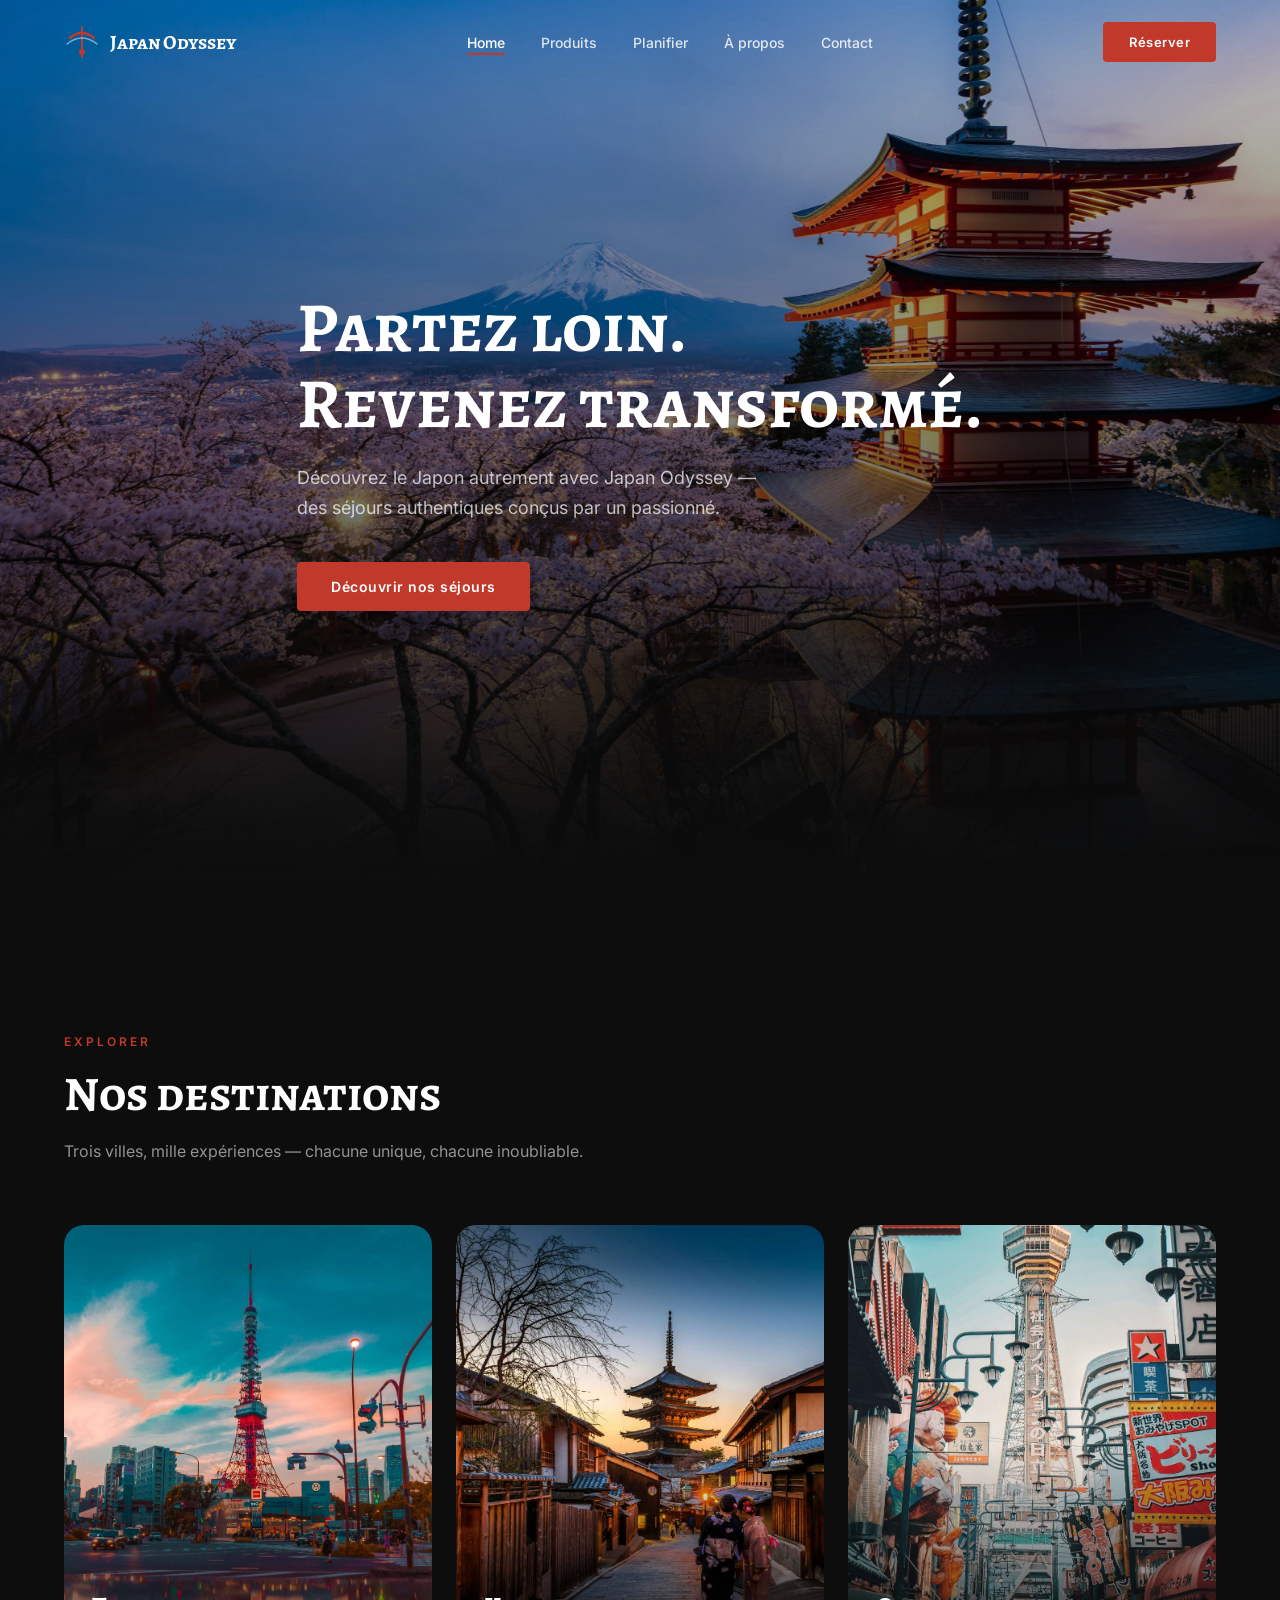
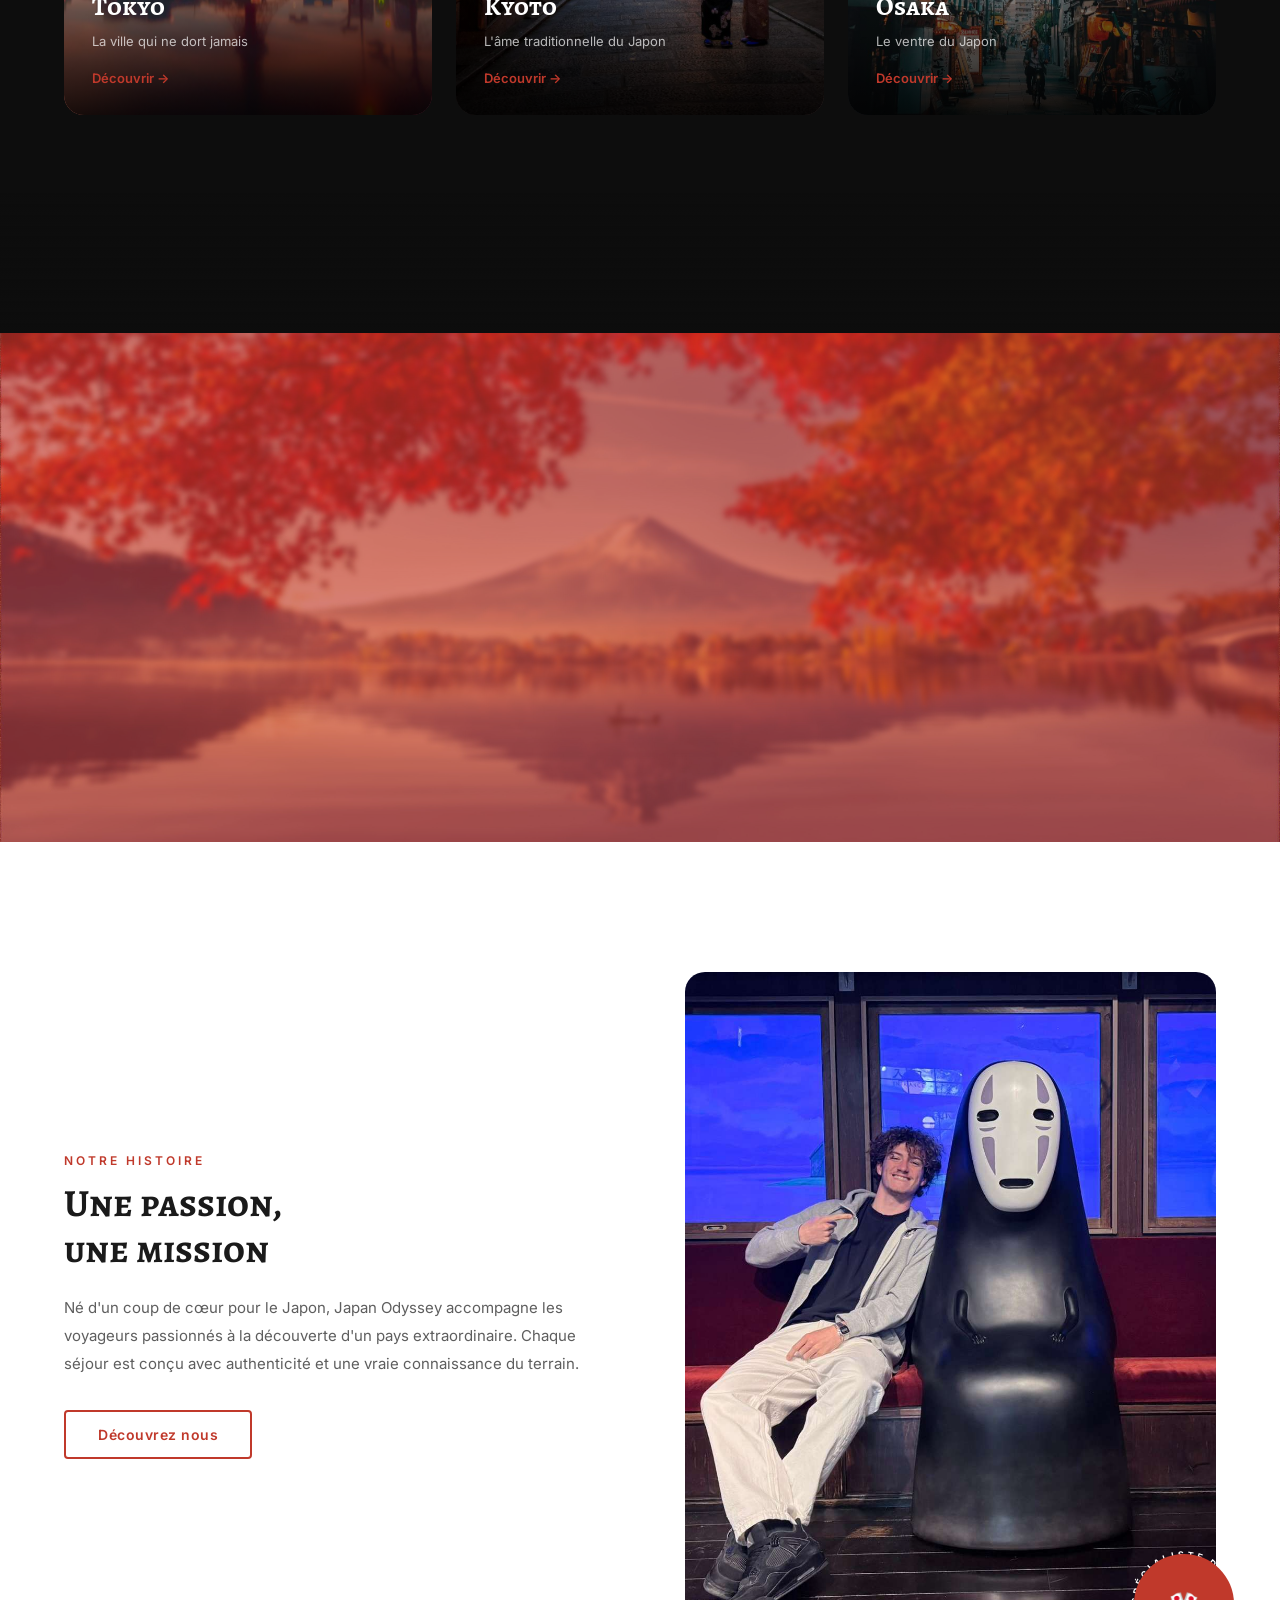
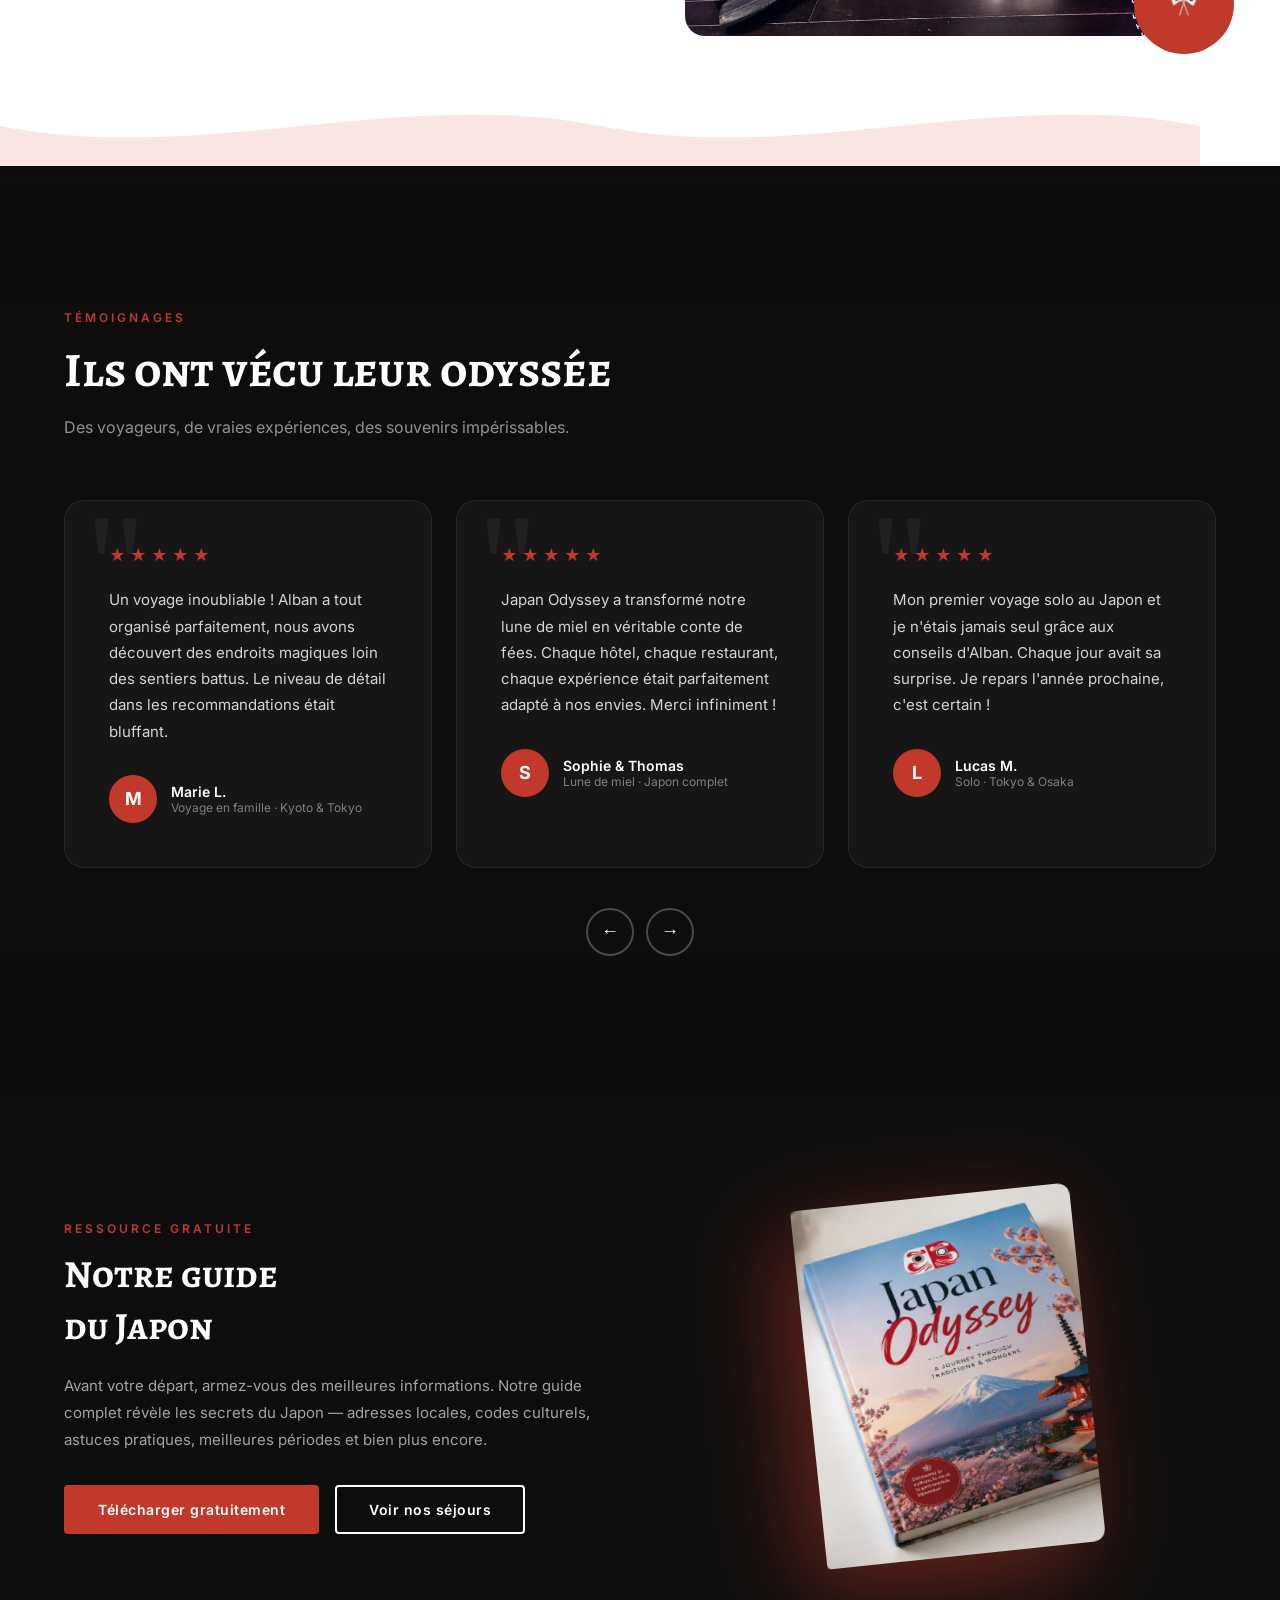
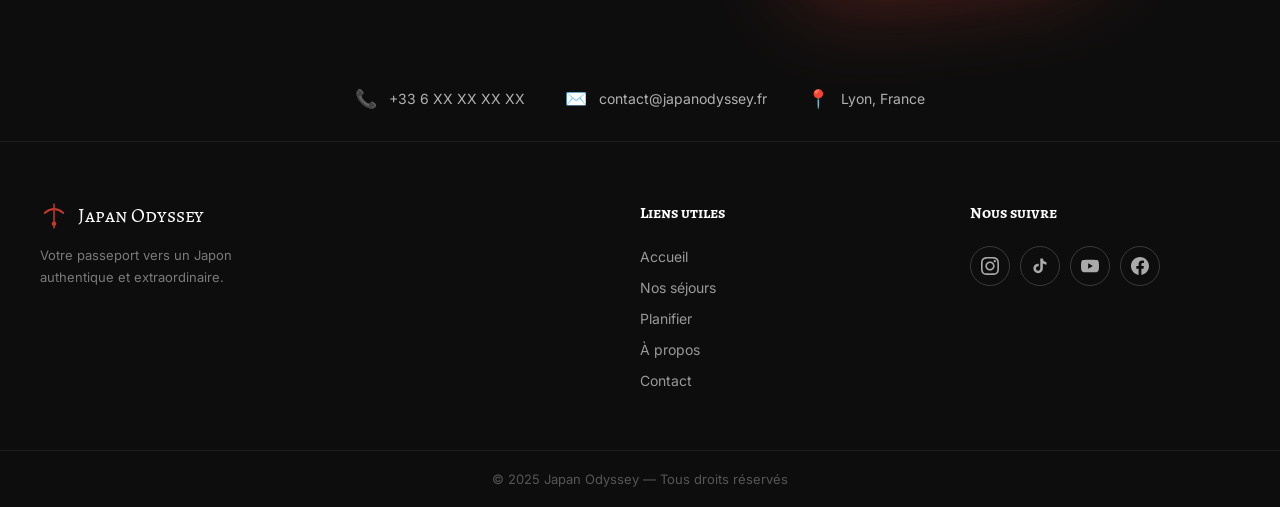
<file: index.html>
<!DOCTYPE html>
<html lang="fr">
<head>
  <meta charset="UTF-8" />
  <meta name="viewport" content="width=device-width, initial-scale=1.0" />
  <title>Japan Odyssey — Découvrez le Japon autrement</title>
  <link rel="stylesheet" href="css/style.css" />
  <link rel="stylesheet" href="css/animations.css" />
</head>
<body>

<!-- ── NAVBAR ── -->
<nav class="navbar" id="navbar">
  <div class="container navbar-inner">
    <a class="navbar-logo" href="index.html">
      <svg width="36" height="36" viewBox="0 0 36 36" fill="none">
        <rect x="17" y="2" width="2" height="32" fill="#C0392B"/>
        <path d="M6 14 Q18 4 30 14" stroke="#C0392B" stroke-width="2.5" fill="none" stroke-linecap="round"/>
        <path d="M3 20 Q18 8 33 20" stroke="white" stroke-width="1.5" fill="none" stroke-linecap="round" opacity="0.5"/>
        <circle cx="18" cy="28" r="3" fill="#C0392B"/>
      </svg>
      Japan Odyssey
    </a>
    <ul class="navbar-menu">
      <li><a href="index.html">Home</a></li>
      <li><a href="produits.html">Produits</a></li>
      <li><a href="planifier.html">Planifier</a></li>
      <li><a href="about.html">À propos</a></li>
      <li><a href="contact.html">Contact</a></li>
    </ul>
    <div class="navbar-cta">
      <a href="contact.html" class="btn btn-red">Réserver</a>
    </div>
    <button class="hamburger" id="hamburger" aria-label="Menu">
      <span></span><span></span><span></span>
    </button>
  </div>
</nav>

<!-- ── MOBILE MENU ── -->
<div class="mobile-menu" id="mobileMenu">
  <a href="index.html">Home</a>
  <a href="produits.html">Produits</a>
  <a href="planifier.html">Planifier</a>
  <a href="about.html">À propos</a>
  <a href="contact.html">Contact</a>
  <a href="contact.html" class="btn btn-red">Réserver</a>
</div>

<!-- ══════════════════════════════════
     HERO
     ══════════════════════════════════ -->
<section class="hero">
  <div class="hero-bg" style="background-image:url('images/page1_img22.jpeg')"></div>
  <div class="hero-overlay"></div>
  <div class="container">
    <div class="hero-content fade-up">
      <h1>Partez loin.<br>Revenez transformé.</h1>
      <p>Découvrez le Japon autrement avec Japan Odyssey —<br>des séjours authentiques conçus par un passionné.</p>
      <a href="produits.html" class="btn btn-red btn-pulse">Découvrir nos séjours</a>
    </div>
  </div>
</section>

<!-- ══════════════════════════════════
     DESTINATIONS
     ══════════════════════════════════ -->
<section class="destinations-section">
  <div class="container">
    <div class="fade-up">
      <p class="section-label">Explorer</p>
      <h2 class="section-title">Nos destinations</h2>
      <p class="section-subtitle">Trois villes, mille expériences — chacune unique, chacune inoubliable.</p>
    </div>

    <div class="carousel-wrapper">
      <div class="carousel-track" id="destTrack">

        <div class="dest-card fade-up delay-1">
          <img src="images/page1_img37.jpeg" alt="Tokyo" loading="lazy" />
          <div class="dest-card-overlay"></div>
          <div class="dest-card-content">
            <h3>Tokyo</h3>
            <p>La ville qui ne dort jamais</p>
            <a href="produits.html">Découvrir →</a>
          </div>
        </div>

        <div class="dest-card fade-up delay-2">
          <img src="images/page1_img25.jpeg" alt="Kyoto" loading="lazy" />
          <div class="dest-card-overlay"></div>
          <div class="dest-card-content">
            <h3>Kyoto</h3>
            <p>L'âme traditionnelle du Japon</p>
            <a href="produits.html">Découvrir →</a>
          </div>
        </div>

        <div class="dest-card fade-up delay-3">
          <img src="images/page1_img27.jpeg" alt="Osaka" loading="lazy" />
          <div class="dest-card-overlay"></div>
          <div class="dest-card-content">
            <h3>Osaka</h3>
            <p>Le ventre du Japon</p>
            <a href="produits.html">Découvrir →</a>
          </div>
        </div>

      </div>
    </div>

    <div class="carousel-arrows fade-up">
      <button class="carousel-arrow" id="dest-prev">&#8592;</button>
      <button class="carousel-arrow" id="dest-next">&#8594;</button>
    </div>
  </div>
</section>

<!-- ══════════════════════════════════
     PICTOGRAMMES
     ══════════════════════════════════ -->
<section class="picto-section">
  <div class="picto-bg" style="background-image:url('images/page1_img35.jpeg')"></div>
  <div class="picto-overlay"></div>
  <div class="picto-content">
    <div class="container">
      <div class="picto-grid">

        <a href="produits.html" class="picto-block fade-up delay-1">
          <span class="picto-icon">🏯</span>
          <h3>Itinéraires</h3>
          <p>Des circuits soigneusement pensés pour vivre le Japon en profondeur.</p>
          <span>Découvrir →</span>
        </a>

        <a href="produits.html" class="picto-block fade-up delay-2">
          <span class="picto-icon">🍜</span>
          <h3>Gastronomie</h3>
          <p>Ramen, sushi, izakaya — une odyssée culinaire exceptionnelle.</p>
          <span>Découvrir →</span>
        </a>

        <a href="produits.html" class="picto-block fade-up delay-3">
          <span class="picto-icon">🎌</span>
          <h3>Activités</h3>
          <p>Cérémonie du thé, kendo, onsen — des expériences authentiques.</p>
          <span>Découvrir →</span>
        </a>

        <a href="planifier.html" class="picto-block fade-up delay-4">
          <span class="picto-icon">✈️</span>
          <h3>Sur mesure</h3>
          <p>Votre voyage, vos règles. On crée l'itinéraire parfait pour vous.</p>
          <span>Découvrir →</span>
        </a>

      </div>
    </div>
  </div>
</section>

<!-- ══════════════════════════════════
     NOTRE HISTOIRE
     ══════════════════════════════════ -->
<section class="histoire-section">
  <div class="container">
    <div class="histoire-grid">

      <div class="histoire-left fade-up">
        <span class="section-label">Notre histoire</span>
        <h2>Une passion,<br>une mission</h2>
        <p>Né d'un coup de cœur pour le Japon, Japan Odyssey accompagne les voyageurs passionnés à la découverte d'un pays extraordinaire. Chaque séjour est conçu avec authenticité et une vraie connaissance du terrain.</p>
        <a href="about.html" class="btn btn-outline-red">Découvrez nous</a>
      </div>

      <div class="histoire-right fade-up delay-2">
        <img src="images/page1_img43.jpeg" alt="Alban, fondateur Japan Odyssey" loading="lazy" />
        <div class="badge-wrapper">
          <div class="badge-circle">
            <svg class="badge-svg" viewBox="0 0 120 120">
              <defs>
                <path id="circlePath" d="M60,60 m-46,0 a46,46 0 1,1 92,0 a46,46 0 1,1 -92,0" />
              </defs>
              <text>
                <textPath href="#circlePath" startOffset="0%"
                  style="font-family:'Inter',sans-serif;font-size:9px;font-weight:700;fill:white;letter-spacing:3px;">
                  SPÉCIALISTE DU JAPON ✦ SPÉCIALISTE DU JAPON ✦
                </textPath>
              </text>
            </svg>
            <div class="badge-inner">🎌</div>
          </div>
        </div>
      </div>

    </div>
  </div>

  <svg class="waves-deco" viewBox="0 0 1200 80" preserveAspectRatio="none">
    <path d="M0,40 C200,80 400,0 600,40 C800,80 1000,0 1200,40 L1200,80 L0,80 Z" fill="#C0392B"/>
  </svg>
</section>

<!-- ══════════════════════════════════
     AVIS CLIENTS
     ══════════════════════════════════ -->
<section class="avis-section">
  <div class="container">
    <div class="fade-up">
      <p class="section-label">Témoignages</p>
      <h2 class="section-title">Ils ont vécu leur odyssée</h2>
      <p class="section-subtitle">Des voyageurs, de vraies expériences, des souvenirs impérissables.</p>
    </div>

    <div class="avis-carousel-wrapper">
      <div class="avis-track" id="avisTrack">

        <div class="avis-card fade-up delay-1">
          <div class="avis-quote-bg">"</div>
          <div class="avis-stars"><span>★</span><span>★</span><span>★</span><span>★</span><span>★</span></div>
          <p class="avis-text">Un voyage inoubliable ! Alban a tout organisé parfaitement, nous avons découvert des endroits magiques loin des sentiers battus. Le niveau de détail dans les recommandations était bluffant.</p>
          <div class="avis-author">
            <div class="avis-avatar-placeholder">M</div>
            <div>
              <div class="avis-name">Marie L.</div>
              <div class="avis-sub">Voyage en famille · Kyoto & Tokyo</div>
            </div>
          </div>
        </div>

        <div class="avis-card fade-up delay-2">
          <div class="avis-quote-bg">"</div>
          <div class="avis-stars"><span>★</span><span>★</span><span>★</span><span>★</span><span>★</span></div>
          <p class="avis-text">Japan Odyssey a transformé notre lune de miel en véritable conte de fées. Chaque hôtel, chaque restaurant, chaque expérience était parfaitement adapté à nos envies. Merci infiniment !</p>
          <div class="avis-author">
            <div class="avis-avatar-placeholder">S</div>
            <div>
              <div class="avis-name">Sophie & Thomas</div>
              <div class="avis-sub">Lune de miel · Japon complet</div>
            </div>
          </div>
        </div>

        <div class="avis-card fade-up delay-3">
          <div class="avis-quote-bg">"</div>
          <div class="avis-stars"><span>★</span><span>★</span><span>★</span><span>★</span><span>★</span></div>
          <p class="avis-text">Mon premier voyage solo au Japon et je n'étais jamais seul grâce aux conseils d'Alban. Chaque jour avait sa surprise. Je repars l'année prochaine, c'est certain !</p>
          <div class="avis-author">
            <div class="avis-avatar-placeholder">L</div>
            <div>
              <div class="avis-name">Lucas M.</div>
              <div class="avis-sub">Solo · Tokyo & Osaka</div>
            </div>
          </div>
        </div>

      </div>
    </div>

    <div class="avis-arrows">
      <button class="carousel-arrow" id="avis-prev">&#8592;</button>
      <button class="carousel-arrow" id="avis-next">&#8594;</button>
    </div>
  </div>
</section>

<!-- ══════════════════════════════════
     GUIDE
     ══════════════════════════════════ -->
<section class="guide-section">
  <div class="container">
    <div class="guide-grid">

      <div class="guide-left fade-up">
        <span class="section-label">Ressource gratuite</span>
        <h2>Notre guide<br>du Japon</h2>
        <p>Avant votre départ, armez-vous des meilleures informations. Notre guide complet révèle les secrets du Japon — adresses locales, codes culturels, astuces pratiques, meilleures périodes et bien plus encore.</p>
        <div class="guide-btns">
          <a href="contact.html" class="btn btn-red">Télécharger gratuitement</a>
          <a href="produits.html" class="btn btn-outline-white">Voir nos séjours</a>
        </div>
      </div>

      <div class="guide-right fade-up delay-2">
        <div class="book-mockup">
          <img src="images/page1_img44.jpeg" alt="Guide Japan Odyssey" style="width:100%;height:100%;object-fit:cover;border-radius:4px 12px 12px 4px;" />
        </div>
      </div>

    </div>
  </div>
</section>

<!-- ══════════════════════════════════
     FOOTER
     ══════════════════════════════════ -->
<footer class="footer">
  <div class="footer-top">
    <div class="container footer-top-inner">
      <div class="footer-info-item"><span class="fi-icon">📞</span><span>+33 6 XX XX XX XX</span></div>
      <div class="footer-info-item"><span class="fi-icon">✉️</span><span>contact@japanodyssey.fr</span></div>
      <div class="footer-info-item"><span class="fi-icon">📍</span><span>Lyon, France</span></div>
    </div>
  </div>

  <div class="container footer-main">
    <div class="footer-col">
      <div class="footer-logo-wrap">
        <svg width="28" height="28" viewBox="0 0 36 36" fill="none">
          <rect x="17" y="2" width="2" height="32" fill="#C0392B"/>
          <path d="M6 14 Q18 4 30 14" stroke="#C0392B" stroke-width="2.5" fill="none" stroke-linecap="round"/>
          <circle cx="18" cy="28" r="3" fill="#C0392B"/>
        </svg>
        <span class="footer-logo-text">Japan Odyssey</span>
      </div>
      <p class="footer-tagline">Votre passeport vers un Japon authentique et extraordinaire.</p>
    </div>

    <div class="footer-col">
      <h4>Liens utiles</h4>
      <ul class="footer-links">
        <li><a href="index.html">Accueil</a></li>
        <li><a href="produits.html">Nos séjours</a></li>
        <li><a href="planifier.html">Planifier</a></li>
        <li><a href="about.html">À propos</a></li>
        <li><a href="contact.html">Contact</a></li>
      </ul>
    </div>

    <div class="footer-col">
      <h4>Nous suivre</h4>
      <div class="footer-social">
        <a class="social-link" href="#" aria-label="Instagram">
          <svg width="18" height="18" viewBox="0 0 24 24" fill="currentColor"><path d="M12 2.163c3.204 0 3.584.012 4.85.07 3.252.148 4.771 1.691 4.919 4.919.058 1.265.069 1.645.069 4.849 0 3.205-.012 3.584-.069 4.849-.149 3.225-1.664 4.771-4.919 4.919-1.266.058-1.644.07-4.85.07-3.204 0-3.584-.012-4.849-.07-3.26-.149-4.771-1.699-4.919-4.92-.058-1.265-.07-1.644-.07-4.849 0-3.204.013-3.583.07-4.849.149-3.227 1.664-4.771 4.919-4.919 1.266-.057 1.645-.069 4.849-.069zm0-2.163c-3.259 0-3.667.014-4.947.072-4.358.2-6.78 2.618-6.98 6.98-.059 1.281-.073 1.689-.073 4.948 0 3.259.014 3.668.072 4.948.2 4.358 2.618 6.78 6.98 6.98 1.281.058 1.689.072 4.948.072 3.259 0 3.668-.014 4.948-.072 4.354-.2 6.782-2.618 6.979-6.98.059-1.28.073-1.689.073-4.948 0-3.259-.014-3.667-.072-4.947-.196-4.354-2.617-6.78-6.979-6.98-1.281-.059-1.69-.073-4.949-.073zm0 5.838c-3.403 0-6.162 2.759-6.162 6.162s2.759 6.163 6.162 6.163 6.162-2.759 6.162-6.163c0-3.403-2.759-6.162-6.162-6.162zm0 10.162c-2.209 0-4-1.79-4-4 0-2.209 1.791-4 4-4s4 1.791 4 4c0 2.21-1.791 4-4 4zm6.406-11.845c-.796 0-1.441.645-1.441 1.44s.645 1.44 1.441 1.44c.795 0 1.439-.645 1.439-1.44s-.644-1.44-1.439-1.44z"/></svg>
        </a>
        <a class="social-link" href="#" aria-label="TikTok">
          <svg width="18" height="18" viewBox="0 0 24 24" fill="currentColor"><path d="M19.59 6.69a4.83 4.83 0 0 1-3.77-4.25V2h-3.45v13.67a2.89 2.89 0 0 1-2.88 2.5 2.89 2.89 0 0 1-2.89-2.89 2.89 2.89 0 0 1 2.89-2.89c.28 0 .54.04.79.1V9.01a6.34 6.34 0 0 0-.79-.05 6.34 6.34 0 0 0-6.34 6.34 6.34 6.34 0 0 0 6.34 6.34 6.34 6.34 0 0 0 6.33-6.34V8.67a8.26 8.26 0 0 0 4.83 1.55V6.78a4.85 4.85 0 0 1-1.06-.09z"/></svg>
        </a>
        <a class="social-link" href="#" aria-label="YouTube">
          <svg width="18" height="18" viewBox="0 0 24 24" fill="currentColor"><path d="M23.498 6.186a3.016 3.016 0 0 0-2.122-2.136C19.505 3.545 12 3.545 12 3.545s-7.505 0-9.377.505A3.017 3.017 0 0 0 .502 6.186C0 8.07 0 12 0 12s0 3.93.502 5.814a3.016 3.016 0 0 0 2.122 2.136c1.871.505 9.376.505 9.376.505s7.505 0 9.377-.505a3.015 3.015 0 0 0 2.122-2.136C24 15.93 24 12 24 12s0-3.93-.502-5.814zM9.545 15.568V8.432L15.818 12l-6.273 3.568z"/></svg>
        </a>
        <a class="social-link" href="#" aria-label="Facebook">
          <svg width="18" height="18" viewBox="0 0 24 24" fill="currentColor"><path d="M24 12.073c0-6.627-5.373-12-12-12s-12 5.373-12 12c0 5.99 4.388 10.954 10.125 11.854v-8.385H7.078v-3.47h3.047V9.43c0-3.007 1.792-4.669 4.533-4.669 1.312 0 2.686.235 2.686.235v2.953H15.83c-1.491 0-1.956.925-1.956 1.874v2.25h3.328l-.532 3.47h-2.796v8.385C19.612 23.027 24 18.062 24 12.073z"/></svg>
        </a>
      </div>
    </div>
  </div>

  <div class="footer-bottom">
    <div class="container">© 2025 Japan Odyssey — Tous droits réservés</div>
  </div>
</footer>

<script src="js/main.js"></script>
</body>
</html>
</file>
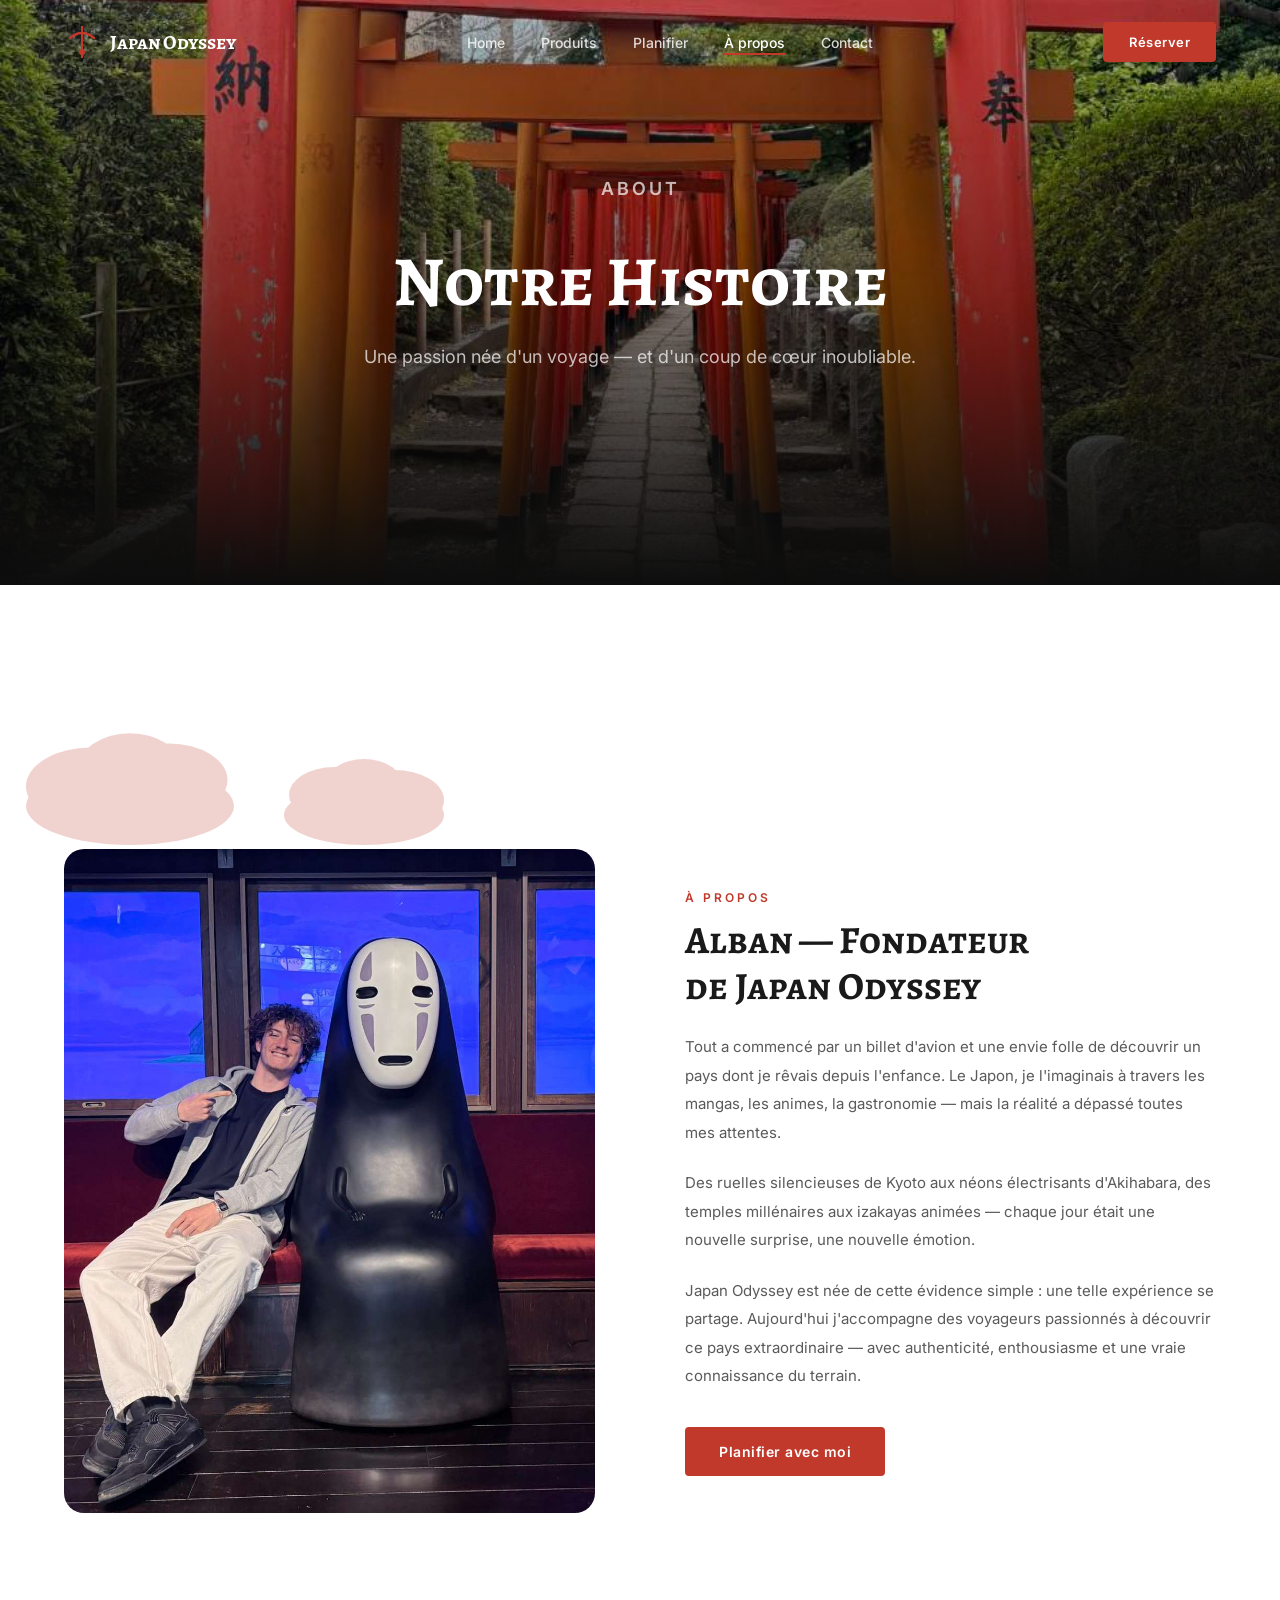
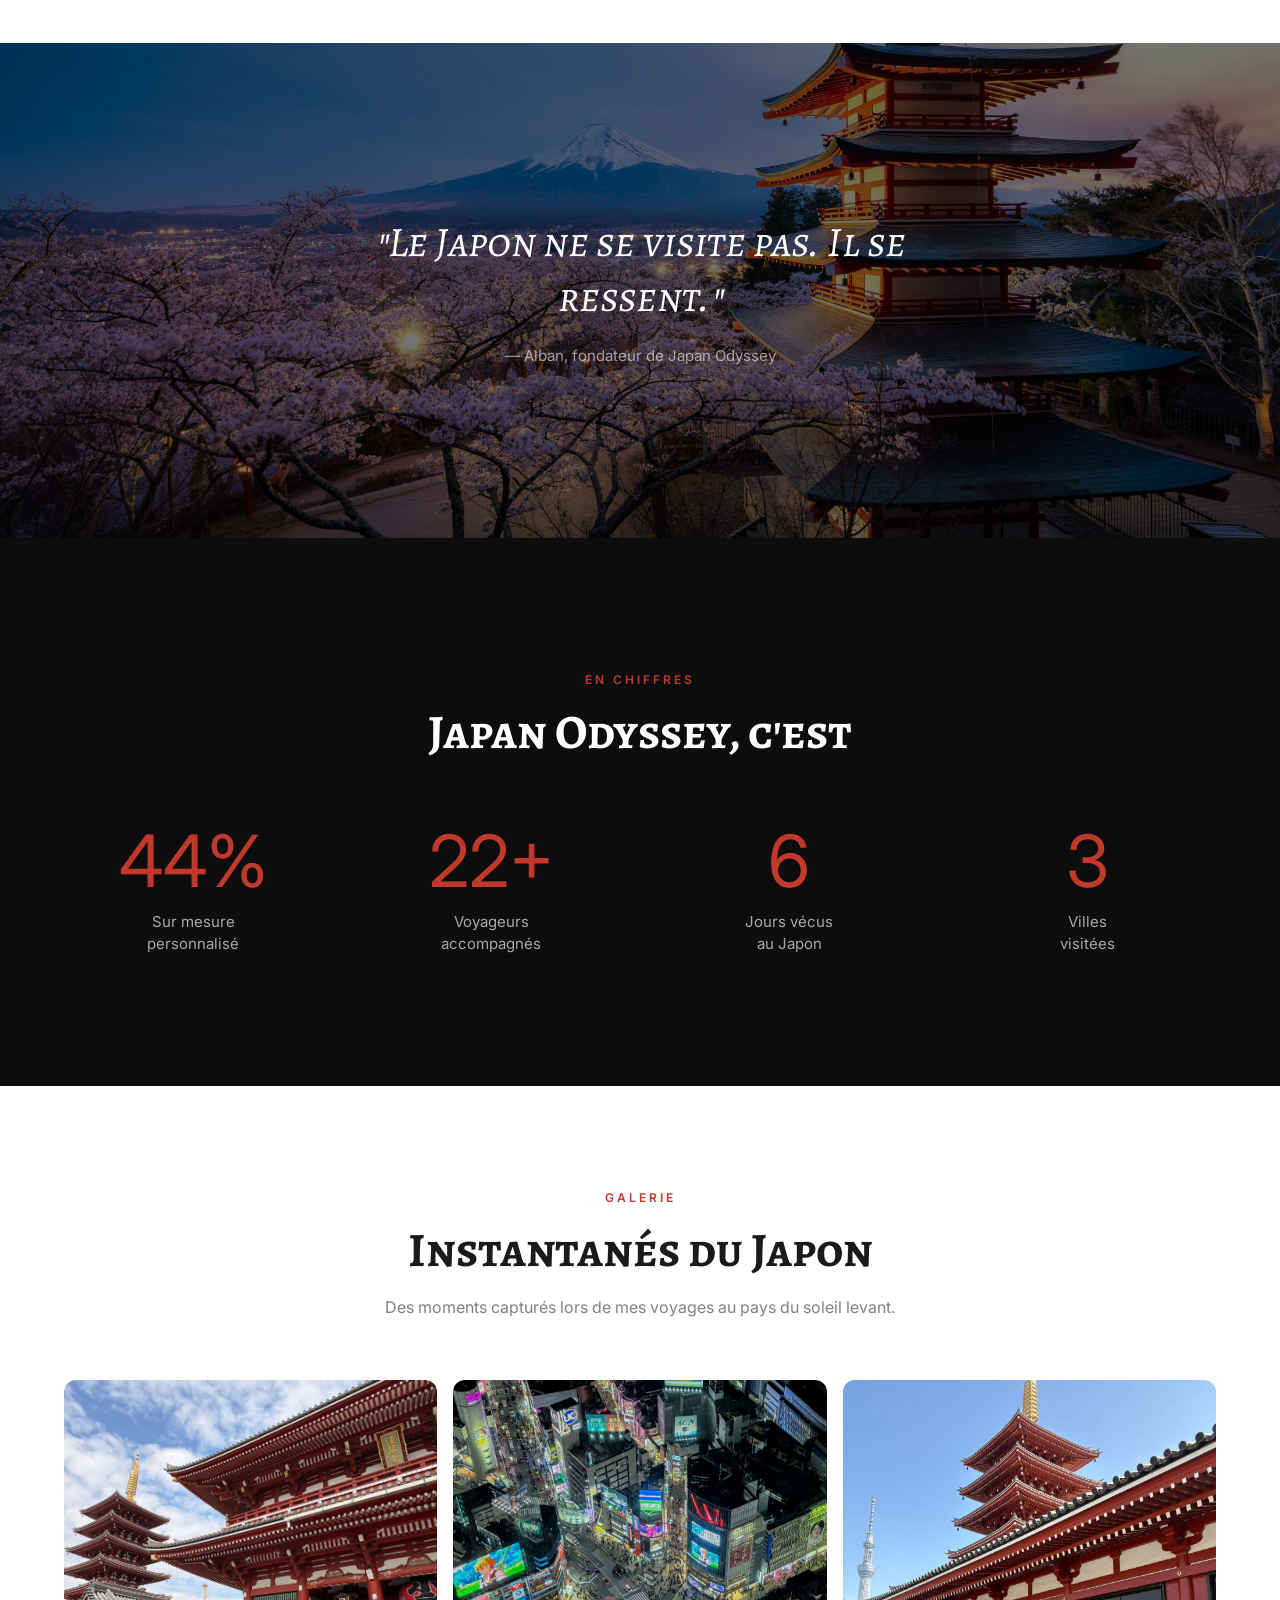
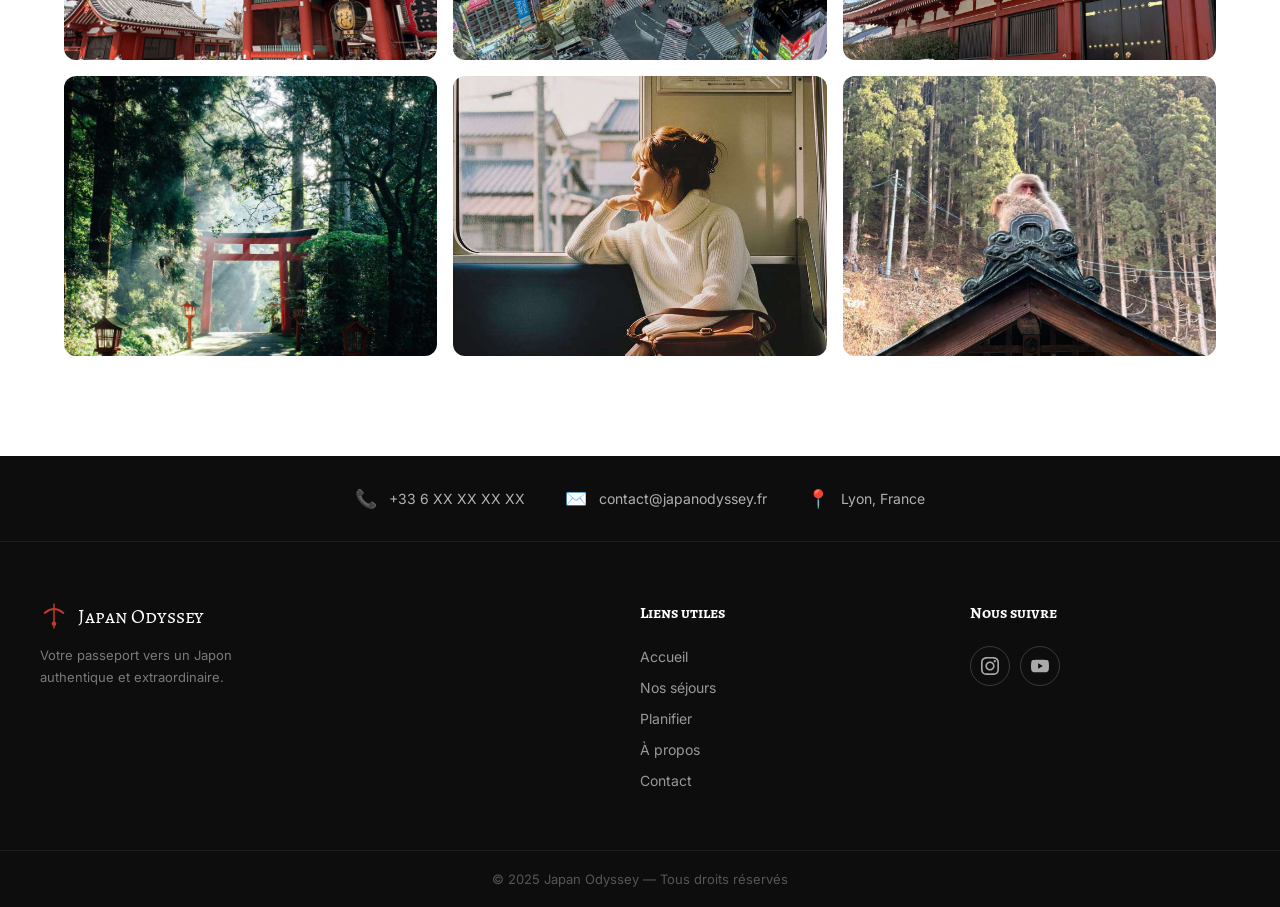
<file: about.html>
<!DOCTYPE html>
<html lang="fr">
<head>
  <meta charset="UTF-8" />
  <meta name="viewport" content="width=device-width, initial-scale=1.0" />
  <title>Notre Histoire — Japan Odyssey</title>
  <link rel="stylesheet" href="css/style.css" />
  <link rel="stylesheet" href="css/animations.css" />
</head>
<body>

<nav class="navbar" id="navbar">
  <div class="container navbar-inner">
    <a class="navbar-logo" href="index.html">
      <svg width="36" height="36" viewBox="0 0 36 36" fill="none">
        <rect x="17" y="2" width="2" height="32" fill="#C0392B"/>
        <path d="M6 14 Q18 4 30 14" stroke="#C0392B" stroke-width="2.5" fill="none" stroke-linecap="round"/>
        <circle cx="18" cy="28" r="3" fill="#C0392B"/>
      </svg>
      Japan Odyssey
    </a>
    <ul class="navbar-menu">
      <li><a href="index.html">Home</a></li>
      <li><a href="produits.html">Produits</a></li>
      <li><a href="planifier.html">Planifier</a></li>
      <li><a href="about.html">À propos</a></li>
      <li><a href="contact.html">Contact</a></li>
    </ul>
    <div class="navbar-cta"><a href="contact.html" class="btn btn-red">Réserver</a></div>
    <button class="hamburger" id="hamburger"><span></span><span></span><span></span></button>
  </div>
</nav>
<div class="mobile-menu" id="mobileMenu">
  <a href="index.html">Home</a><a href="produits.html">Produits</a>
  <a href="planifier.html">Planifier</a><a href="about.html">À propos</a>
  <a href="contact.html">Contact</a><a href="contact.html" class="btn btn-red">Réserver</a>
</div>

<!-- HERO -->
<section class="hero hero-small">
  <div class="hero-bg" style="background-image:url('images/page1_img18.jpeg')"></div>
  <div class="hero-overlay"></div>
  <div class="container">
    <div class="hero-content fade-up">
      <p class="section-label" style="color:rgba(255,255,255,0.7)">About</p>
      <h1>Notre Histoire</h1>
      <p>Une passion née d'un voyage — et d'un coup de cœur inoubliable.</p>
    </div>
  </div>
</section>

<!-- MON HISTOIRE -->
<section class="histoire-about">
  <svg class="cloud-deco" style="top:40px;right:-40px;width:260px;opacity:0.22;" viewBox="0 0 200 100" fill="none">
    <ellipse cx="100" cy="70" rx="80" ry="30" fill="#C0392B"/>
    <ellipse cx="70" cy="55" rx="50" ry="30" fill="#C0392B"/>
    <ellipse cx="130" cy="50" rx="45" ry="28" fill="#C0392B"/>
    <ellipse cx="100" cy="42" rx="40" ry="28" fill="#C0392B"/>
  </svg>
  <svg class="cloud-deco" style="bottom:60px;left:-50px;width:200px;transform:scaleX(-1);opacity:0.22;" viewBox="0 0 200 100" fill="none">
    <ellipse cx="100" cy="70" rx="80" ry="30" fill="#C0392B"/>
    <ellipse cx="70" cy="55" rx="50" ry="30" fill="#C0392B"/>
    <ellipse cx="130" cy="50" rx="45" ry="28" fill="#C0392B"/>
    <ellipse cx="100" cy="42" rx="40" ry="28" fill="#C0392B"/>
  </svg>

  <div class="container">
    <div class="histoire-grid">

      <div class="fade-up">
        <img src="images/page1_img43.jpeg" alt="Alban, fondateur Japan Odyssey" style="border-radius:20px;width:100%;aspect-ratio:4/5;object-fit:cover;object-position:top;" loading="lazy"/>
      </div>

      <div class="fade-up delay-2">
        <span class="section-label">À propos</span>
        <h2 style="font-size:clamp(28px,3vw,42px);color:var(--black);margin-bottom:24px;line-height:1.2;">Alban — Fondateur<br>de Japan Odyssey</h2>
        <p style="font-size:15px;line-height:1.9;color:rgba(26,26,26,0.72);margin-bottom:22px;">
          Tout a commencé par un billet d'avion et une envie folle de découvrir un pays dont je rêvais depuis l'enfance. Le Japon, je l'imaginais à travers les mangas, les animes, la gastronomie — mais la réalité a dépassé toutes mes attentes.
        </p>
        <p style="font-size:15px;line-height:1.9;color:rgba(26,26,26,0.72);margin-bottom:22px;">
          Des ruelles silencieuses de Kyoto aux néons électrisants d'Akihabara, des temples millénaires aux izakayas animées — chaque jour était une nouvelle surprise, une nouvelle émotion.
        </p>
        <p style="font-size:15px;line-height:1.9;color:rgba(26,26,26,0.72);margin-bottom:36px;">
          Japan Odyssey est née de cette évidence simple : une telle expérience se partage. Aujourd'hui j'accompagne des voyageurs passionnés à découvrir ce pays extraordinaire — avec authenticité, enthousiasme et une vraie connaissance du terrain.
        </p>
        <a href="contact.html" class="btn btn-red">Planifier avec moi</a>
      </div>

    </div>
  </div>
</section>

<!-- CITATION -->
<section class="citation-section">
  <div class="citation-bg" style="background-image:url('images/page1_img22.jpeg')"></div>
  <div class="citation-overlay"></div>
  <div class="citation-content fade-in">
    <blockquote>"Le Japon ne se visite pas. Il se ressent."</blockquote>
    <p class="citation-author">— Alban, fondateur de Japan Odyssey</p>
  </div>
</section>

<!-- CHIFFRES CLÉS -->
<section class="stats-section">
  <div class="container">
    <div style="text-align:center;margin-bottom:60px;" class="fade-up">
      <p class="section-label">En chiffres</p>
      <h2 class="section-title">Japan Odyssey, c'est</h2>
    </div>
    <div class="stats-grid">
      <div class="fade-up delay-1" style="text-align:center;">
        <div class="stat-num" data-target="100" data-suffix="%">100%</div>
        <div class="stat-label">Sur mesure<br>personnalisé</div>
      </div>
      <div class="fade-up delay-2" style="text-align:center;">
        <div class="stat-num" data-target="50" data-suffix="+">50+</div>
        <div class="stat-label">Voyageurs<br>accompagnés</div>
      </div>
      <div class="fade-up delay-3" style="text-align:center;">
        <div class="stat-num" data-target="15">15</div>
        <div class="stat-label">Jours vécus<br>au Japon</div>
      </div>
      <div class="fade-up delay-4" style="text-align:center;">
        <div class="stat-num" data-target="8">8</div>
        <div class="stat-label">Villes<br>visitées</div>
      </div>
    </div>
  </div>
</section>

<!-- GALERIE -->
<section class="galerie-section">
  <div class="container">
    <div style="text-align:center;margin-bottom:60px;" class="fade-up">
      <p class="section-label">Galerie</p>
      <h2 class="section-title dark">Instantanés du Japon</h2>
      <p class="section-subtitle dark">Des moments capturés lors de mes voyages au pays du soleil levant.</p>
    </div>
    <div class="galerie-grid">
      <div class="galerie-item fade-up delay-1">
        <img src="images/page1_img14.jpeg" alt="Senso-ji Tokyo" loading="lazy"/>
      </div>
      <div class="galerie-item fade-up delay-2">
        <img src="images/page1_img15.jpeg" alt="Shibuya" loading="lazy"/>
      </div>
      <div class="galerie-item fade-up delay-3">
        <img src="images/page1_img17.jpeg" alt="Pagode Tokyo" loading="lazy"/>
      </div>
      <div class="galerie-item fade-up delay-1">
        <img src="images/page1_img29.jpeg" alt="Torii forêt" loading="lazy"/>
      </div>
      <div class="galerie-item fade-up delay-2">
        <img src="images/page1_img40.jpeg" alt="Train japonais" loading="lazy"/>
      </div>
      <div class="galerie-item fade-up delay-3">
        <img src="images/page1_img8.jpeg" alt="Singe temple" loading="lazy"/>
      </div>
    </div>
  </div>
</section>

<!-- FOOTER -->
<footer class="footer">
  <div class="footer-top"><div class="container footer-top-inner">
    <div class="footer-info-item"><span class="fi-icon">📞</span><span>+33 6 XX XX XX XX</span></div>
    <div class="footer-info-item"><span class="fi-icon">✉️</span><span>contact@japanodyssey.fr</span></div>
    <div class="footer-info-item"><span class="fi-icon">📍</span><span>Lyon, France</span></div>
  </div></div>
  <div class="container footer-main">
    <div class="footer-col">
      <div class="footer-logo-wrap">
        <svg width="28" height="28" viewBox="0 0 36 36" fill="none"><rect x="17" y="2" width="2" height="32" fill="#C0392B"/><path d="M6 14 Q18 4 30 14" stroke="#C0392B" stroke-width="2.5" fill="none" stroke-linecap="round"/><circle cx="18" cy="28" r="3" fill="#C0392B"/></svg>
        <span class="footer-logo-text">Japan Odyssey</span>
      </div>
      <p class="footer-tagline">Votre passeport vers un Japon authentique et extraordinaire.</p>
    </div>
    <div class="footer-col">
      <h4>Liens utiles</h4>
      <ul class="footer-links">
        <li><a href="index.html">Accueil</a></li><li><a href="produits.html">Nos séjours</a></li>
        <li><a href="planifier.html">Planifier</a></li><li><a href="about.html">À propos</a></li>
        <li><a href="contact.html">Contact</a></li>
      </ul>
    </div>
    <div class="footer-col">
      <h4>Nous suivre</h4>
      <div class="footer-social">
        <a class="social-link" href="#" aria-label="Instagram"><svg width="18" height="18" viewBox="0 0 24 24" fill="currentColor"><path d="M12 2.163c3.204 0 3.584.012 4.85.07 3.252.148 4.771 1.691 4.919 4.919.058 1.265.069 1.645.069 4.849 0 3.205-.012 3.584-.069 4.849-.149 3.225-1.664 4.771-4.919 4.919-1.266.058-1.644.07-4.85.07-3.204 0-3.584-.012-4.849-.07-3.26-.149-4.771-1.699-4.919-4.92-.058-1.265-.07-1.644-.07-4.849 0-3.204.013-3.583.07-4.849.149-3.227 1.664-4.771 4.919-4.919 1.266-.057 1.645-.069 4.849-.069zm0-2.163c-3.259 0-3.667.014-4.947.072-4.358.2-6.78 2.618-6.98 6.98-.059 1.281-.073 1.689-.073 4.948 0 3.259.014 3.668.072 4.948.2 4.358 2.618 6.78 6.98 6.98 1.281.058 1.689.072 4.948.072 3.259 0 3.668-.014 4.948-.072 4.354-.2 6.782-2.618 6.979-6.98.059-1.28.073-1.689.073-4.948 0-3.259-.014-3.667-.072-4.947-.196-4.354-2.617-6.78-6.979-6.98-1.281-.059-1.69-.073-4.949-.073zm0 5.838c-3.403 0-6.162 2.759-6.162 6.162s2.759 6.163 6.162 6.163 6.162-2.759 6.162-6.163c0-3.403-2.759-6.162-6.162-6.162zm0 10.162c-2.209 0-4-1.79-4-4 0-2.209 1.791-4 4-4s4 1.791 4 4c0 2.21-1.791 4-4 4zm6.406-11.845c-.796 0-1.441.645-1.441 1.44s.645 1.44 1.441 1.44c.795 0 1.439-.645 1.439-1.44s-.644-1.44-1.439-1.44z"/></svg></a>
        <a class="social-link" href="#" aria-label="YouTube"><svg width="18" height="18" viewBox="0 0 24 24" fill="currentColor"><path d="M23.498 6.186a3.016 3.016 0 0 0-2.122-2.136C19.505 3.545 12 3.545 12 3.545s-7.505 0-9.377.505A3.017 3.017 0 0 0 .502 6.186C0 8.07 0 12 0 12s0 3.93.502 5.814a3.016 3.016 0 0 0 2.122 2.136c1.871.505 9.376.505 9.376.505s7.505 0 9.377-.505a3.015 3.015 0 0 0 2.122-2.136C24 15.93 24 12 24 12s0-3.93-.502-5.814zM9.545 15.568V8.432L15.818 12l-6.273 3.568z"/></svg></a>
      </div>
    </div>
  </div>
  <div class="footer-bottom"><div class="container">© 2025 Japan Odyssey — Tous droits réservés</div></div>
</footer>

<script src="js/main.js"></script>
</body>
</html>
</file>
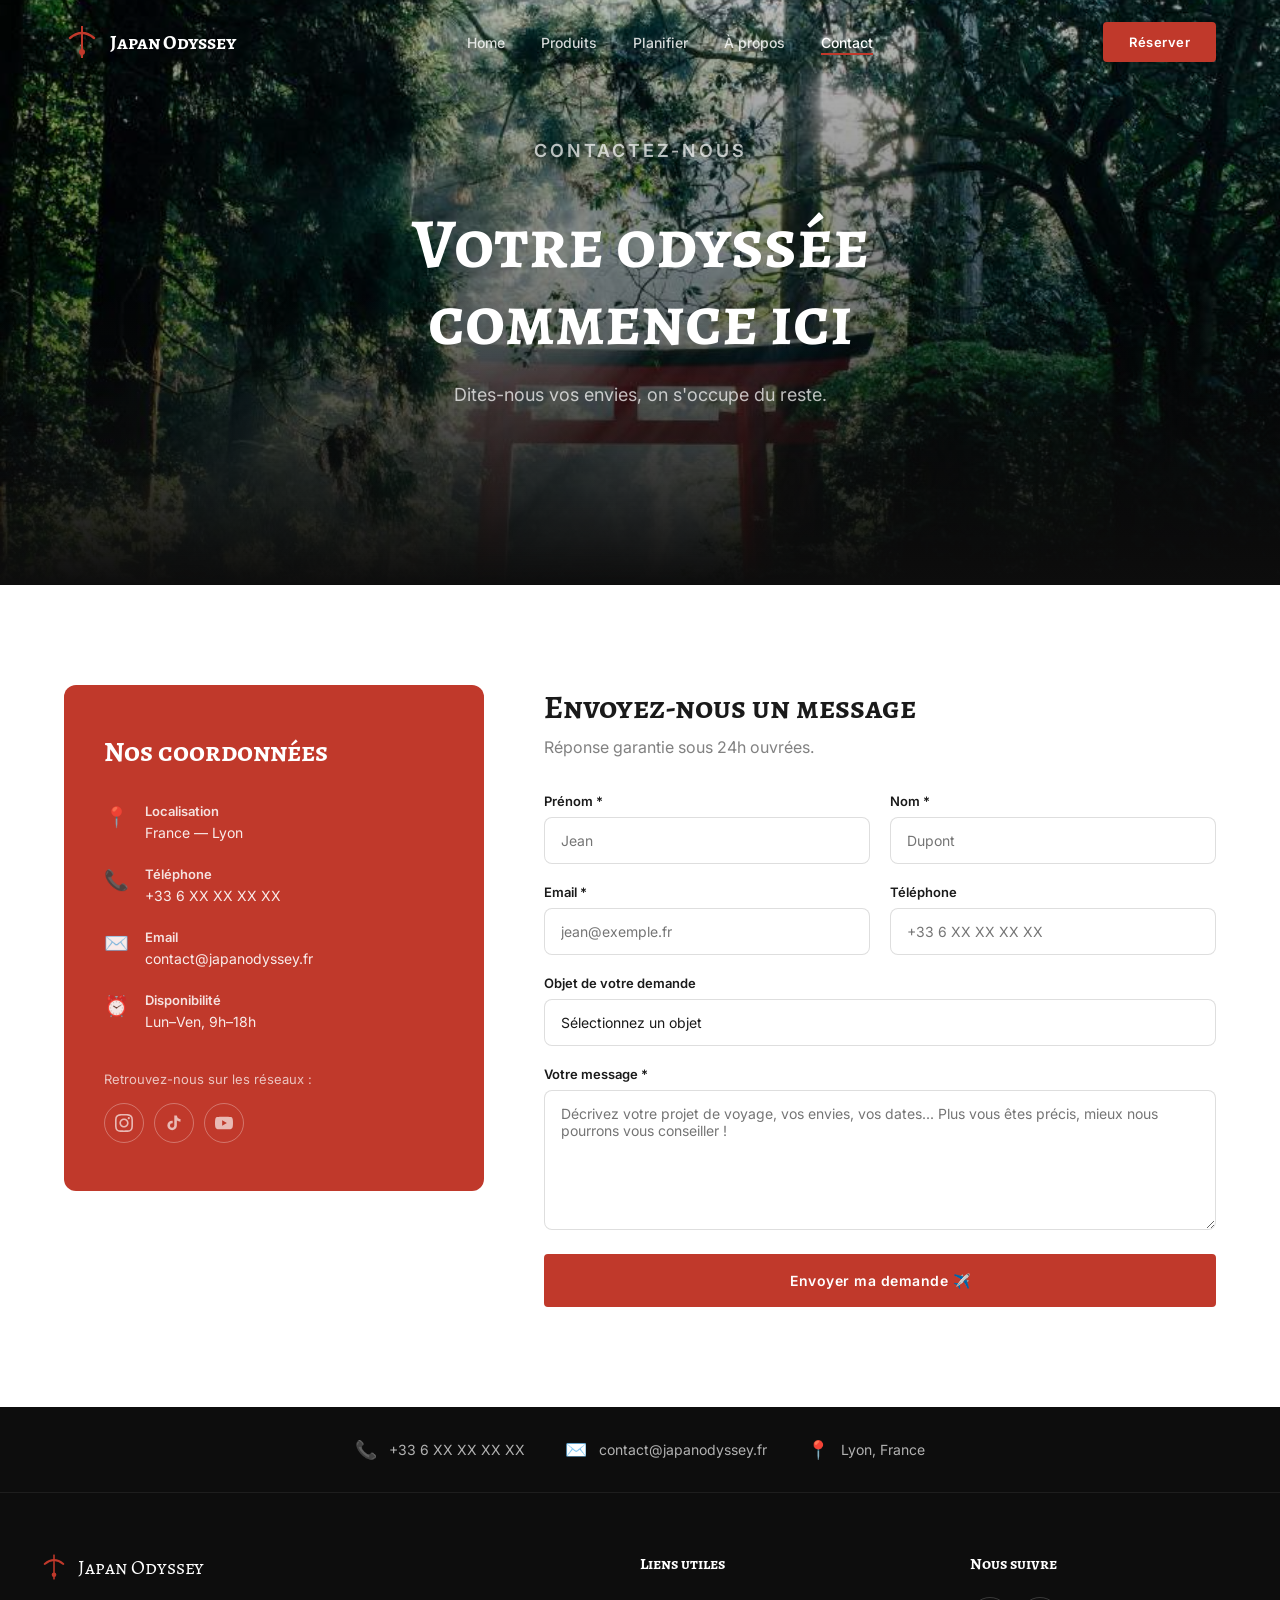
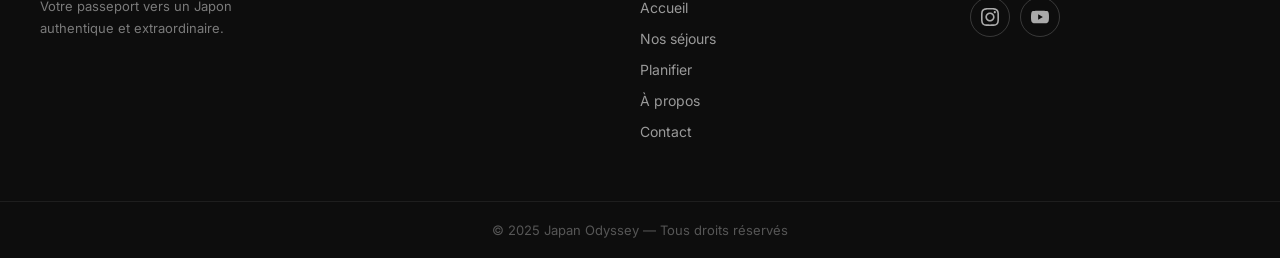
<file: contact.html>
<!DOCTYPE html>
<html lang="fr">
<head>
  <meta charset="UTF-8" />
  <meta name="viewport" content="width=device-width, initial-scale=1.0" />
  <title>Contact — Japan Odyssey</title>
  <link rel="stylesheet" href="css/style.css" />
  <link rel="stylesheet" href="css/animations.css" />
</head>
<body>

<!-- ── NAVBAR ── -->
<nav class="navbar" id="navbar">
  <div class="container navbar-inner">
    <a class="navbar-logo" href="index.html">
      <svg width="36" height="36" viewBox="0 0 36 36" fill="none">
        <rect x="17" y="2" width="2" height="32" fill="#C0392B"/>
        <path d="M6 14 Q18 4 30 14" stroke="#C0392B" stroke-width="2.5" fill="none" stroke-linecap="round"/>
        <circle cx="18" cy="28" r="3" fill="#C0392B"/>
      </svg>
      Japan Odyssey
    </a>
    <ul class="navbar-menu">
      <li><a href="index.html">Home</a></li>
      <li><a href="produits.html">Produits</a></li>
      <li><a href="planifier.html">Planifier</a></li>
      <li><a href="about.html">À propos</a></li>
      <li><a href="contact.html">Contact</a></li>
    </ul>
    <div class="navbar-cta"><a href="contact.html" class="btn btn-red">Réserver</a></div>
    <button class="hamburger" id="hamburger"><span></span><span></span><span></span></button>
  </div>
</nav>
<div class="mobile-menu" id="mobileMenu">
  <a href="index.html">Home</a><a href="produits.html">Produits</a>
  <a href="planifier.html">Planifier</a><a href="about.html">À propos</a>
  <a href="contact.html">Contact</a><a href="contact.html" class="btn btn-red">Réserver</a>
</div>

<!-- ── HERO ── -->
<section class="hero hero-small">
  <div class="hero-bg" style="background-image:url('images/page1_img29.jpeg')"></div>
  <div class="hero-overlay"></div>
  <div class="container">
    <div class="hero-content fade-up">
      <p class="section-label" style="color:rgba(255,255,255,0.7)">Contactez-nous</p>
      <h1>Votre odyssée<br>commence ici</h1>
      <p>Dites-nous vos envies, on s'occupe du reste.</p>
    </div>
  </div>
</section>

<!-- ── CONTACT ── -->
<section class="contact-section">
  <div class="container">
    <div class="contact-grid">

      <!-- Left card -->
      <div class="contact-card fade-up">
        <h2>Nos coordonnées</h2>
        <div class="contact-info-items">
          <div class="contact-info-item">
            <span class="ci-icon">📍</span>
            <div>
              <strong>Localisation</strong>
              <span>France — Lyon</span>
            </div>
          </div>
          <div class="contact-info-item">
            <span class="ci-icon">📞</span>
            <div>
              <strong>Téléphone</strong>
              <span>+33 6 XX XX XX XX</span>
            </div>
          </div>
          <div class="contact-info-item">
            <span class="ci-icon">✉️</span>
            <div>
              <strong>Email</strong>
              <span>contact@japanodyssey.fr</span>
            </div>
          </div>
          <div class="contact-info-item">
            <span class="ci-icon">⏰</span>
            <div>
              <strong>Disponibilité</strong>
              <span>Lun–Ven, 9h–18h</span>
            </div>
          </div>
        </div>

        <div style="margin-top:auto;">
          <p style="font-size:13px;opacity:0.7;margin-bottom:16px;">Retrouvez-nous sur les réseaux :</p>
          <div class="footer-social">
            <a class="social-link" href="#" style="border-color:rgba(255,255,255,0.3)" aria-label="Instagram">
              <svg width="18" height="18" viewBox="0 0 24 24" fill="currentColor"><path d="M12 2.163c3.204 0 3.584.012 4.85.07 3.252.148 4.771 1.691 4.919 4.919.058 1.265.069 1.645.069 4.849 0 3.205-.012 3.584-.069 4.849-.149 3.225-1.664 4.771-4.919 4.919-1.266.058-1.644.07-4.85.07-3.204 0-3.584-.012-4.849-.07-3.26-.149-4.771-1.699-4.919-4.92-.058-1.265-.07-1.644-.07-4.849 0-3.204.013-3.583.07-4.849.149-3.227 1.664-4.771 4.919-4.919 1.266-.057 1.645-.069 4.849-.069zm0-2.163c-3.259 0-3.667.014-4.947.072-4.358.2-6.78 2.618-6.98 6.98-.059 1.281-.073 1.689-.073 4.948 0 3.259.014 3.668.072 4.948.2 4.358 2.618 6.78 6.98 6.98 1.281.058 1.689.072 4.948.072 3.259 0 3.668-.014 4.948-.072 4.354-.2 6.782-2.618 6.979-6.98.059-1.28.073-1.689.073-4.948 0-3.259-.014-3.667-.072-4.947-.196-4.354-2.617-6.78-6.979-6.98-1.281-.059-1.69-.073-4.949-.073zm0 5.838c-3.403 0-6.162 2.759-6.162 6.162s2.759 6.163 6.162 6.163 6.162-2.759 6.162-6.163c0-3.403-2.759-6.162-6.162-6.162zm0 10.162c-2.209 0-4-1.79-4-4 0-2.209 1.791-4 4-4s4 1.791 4 4c0 2.21-1.791 4-4 4zm6.406-11.845c-.796 0-1.441.645-1.441 1.44s.645 1.44 1.441 1.44c.795 0 1.439-.645 1.439-1.44s-.644-1.44-1.439-1.44z"/></svg>
            </a>
            <a class="social-link" href="#" style="border-color:rgba(255,255,255,0.3)" aria-label="TikTok">
              <svg width="18" height="18" viewBox="0 0 24 24" fill="currentColor"><path d="M19.59 6.69a4.83 4.83 0 0 1-3.77-4.25V2h-3.45v13.67a2.89 2.89 0 0 1-2.88 2.5 2.89 2.89 0 0 1-2.89-2.89 2.89 2.89 0 0 1 2.89-2.89c.28 0 .54.04.79.1V9.01a6.34 6.34 0 0 0-.79-.05 6.34 6.34 0 0 0-6.34 6.34 6.34 6.34 0 0 0 6.34 6.34 6.34 6.34 0 0 0 6.33-6.34V8.67a8.26 8.26 0 0 0 4.83 1.55V6.78a4.85 4.85 0 0 1-1.06-.09z"/></svg>
            </a>
            <a class="social-link" href="#" style="border-color:rgba(255,255,255,0.3)" aria-label="YouTube">
              <svg width="18" height="18" viewBox="0 0 24 24" fill="currentColor"><path d="M23.498 6.186a3.016 3.016 0 0 0-2.122-2.136C19.505 3.545 12 3.545 12 3.545s-7.505 0-9.377.505A3.017 3.017 0 0 0 .502 6.186C0 8.07 0 12 0 12s0 3.93.502 5.814a3.016 3.016 0 0 0 2.122 2.136c1.871.505 9.376.505 9.376.505s7.505 0 9.377-.505a3.015 3.015 0 0 0 2.122-2.136C24 15.93 24 12 24 12s0-3.93-.502-5.814zM9.545 15.568V8.432L15.818 12l-6.273 3.568z"/></svg>
            </a>
          </div>
        </div>
      </div>

      <!-- Right form -->
      <div class="contact-form-wrap fade-up delay-2">
        <h2 style="font-family:var(--font-title);font-size:32px;color:var(--black);margin-bottom:8px;">Envoyez-nous un message</h2>
        <p style="color:rgba(26,26,26,0.55);margin-bottom:36px;">Réponse garantie sous 24h ouvrées.</p>

        <form id="contactForm" onsubmit="handleSubmit(event)">
          <div class="form-row">
            <div class="form-group">
              <label for="prenom">Prénom *</label>
              <input type="text" id="prenom" name="prenom" placeholder="Jean" required />
            </div>
            <div class="form-group">
              <label for="nom">Nom *</label>
              <input type="text" id="nom" name="nom" placeholder="Dupont" required />
            </div>
          </div>
          <div class="form-row">
            <div class="form-group">
              <label for="email">Email *</label>
              <input type="email" id="email" name="email" placeholder="jean@exemple.fr" required />
            </div>
            <div class="form-group">
              <label for="tel">Téléphone</label>
              <input type="tel" id="tel" name="tel" placeholder="+33 6 XX XX XX XX" />
            </div>
          </div>
          <div class="form-group">
            <label for="objet">Objet de votre demande</label>
            <select id="objet" name="objet">
              <option value="">Sélectionnez un objet</option>
              <option>Demande d'information</option>
              <option>Réservation d'un séjour</option>
              <option>Voyage sur mesure</option>
              <option>Télécharger le guide</option>
              <option>Autre</option>
            </select>
          </div>
          <div class="form-group">
            <label for="message">Votre message *</label>
            <textarea id="message" name="message" placeholder="Décrivez votre projet de voyage, vos envies, vos dates... Plus vous êtes précis, mieux nous pourrons vous conseiller !" required></textarea>
          </div>
          <button type="submit" class="btn btn-red" style="width:100%;padding:16px;">Envoyer ma demande ✈️</button>
        </form>

        <div id="successMsg" style="display:none;margin-top:24px;padding:24px;background:rgba(192,57,43,0.08);border:1px solid var(--red);border-radius:8px;text-align:center;">
          <p style="font-size:24px;margin-bottom:8px;">🎌</p>
          <p style="font-weight:600;color:var(--red);margin-bottom:4px;">Message envoyé !</p>
          <p style="font-size:14px;color:rgba(26,26,26,0.6);">Nous vous répondrons dans les 24h. À très vite !</p>
        </div>
      </div>

    </div>
  </div>
</section>

<!-- ── FOOTER ── -->
<footer class="footer">
  <div class="footer-top">
    <div class="container footer-top-inner">
      <div class="footer-info-item"><span class="fi-icon">📞</span><span>+33 6 XX XX XX XX</span></div>
      <div class="footer-info-item"><span class="fi-icon">✉️</span><span>contact@japanodyssey.fr</span></div>
      <div class="footer-info-item"><span class="fi-icon">📍</span><span>Lyon, France</span></div>
    </div>
  </div>
  <div class="container footer-main">
    <div class="footer-col">
      <div class="footer-logo-wrap">
        <svg width="28" height="28" viewBox="0 0 36 36" fill="none"><rect x="17" y="2" width="2" height="32" fill="#C0392B"/><path d="M6 14 Q18 4 30 14" stroke="#C0392B" stroke-width="2.5" fill="none" stroke-linecap="round"/><circle cx="18" cy="28" r="3" fill="#C0392B"/></svg>
        <span class="footer-logo-text">Japan Odyssey</span>
      </div>
      <p class="footer-tagline">Votre passeport vers un Japon authentique et extraordinaire.</p>
    </div>
    <div class="footer-col">
      <h4>Liens utiles</h4>
      <ul class="footer-links">
        <li><a href="index.html">Accueil</a></li>
        <li><a href="produits.html">Nos séjours</a></li>
        <li><a href="planifier.html">Planifier</a></li>
        <li><a href="about.html">À propos</a></li>
        <li><a href="contact.html">Contact</a></li>
      </ul>
    </div>
    <div class="footer-col">
      <h4>Nous suivre</h4>
      <div class="footer-social">
        <a class="social-link" href="#" aria-label="Instagram"><svg width="18" height="18" viewBox="0 0 24 24" fill="currentColor"><path d="M12 2.163c3.204 0 3.584.012 4.85.07 3.252.148 4.771 1.691 4.919 4.919.058 1.265.069 1.645.069 4.849 0 3.205-.012 3.584-.069 4.849-.149 3.225-1.664 4.771-4.919 4.919-1.266.058-1.644.07-4.85.07-3.204 0-3.584-.012-4.849-.07-3.26-.149-4.771-1.699-4.919-4.92-.058-1.265-.07-1.644-.07-4.849 0-3.204.013-3.583.07-4.849.149-3.227 1.664-4.771 4.919-4.919 1.266-.057 1.645-.069 4.849-.069zm0-2.163c-3.259 0-3.667.014-4.947.072-4.358.2-6.78 2.618-6.98 6.98-.059 1.281-.073 1.689-.073 4.948 0 3.259.014 3.668.072 4.948.2 4.358 2.618 6.78 6.98 6.98 1.281.058 1.689.072 4.948.072 3.259 0 3.668-.014 4.948-.072 4.354-.2 6.782-2.618 6.979-6.98.059-1.28.073-1.689.073-4.948 0-3.259-.014-3.667-.072-4.947-.196-4.354-2.617-6.78-6.979-6.98-1.281-.059-1.69-.073-4.949-.073zm0 5.838c-3.403 0-6.162 2.759-6.162 6.162s2.759 6.163 6.162 6.163 6.162-2.759 6.162-6.163c0-3.403-2.759-6.162-6.162-6.162zm0 10.162c-2.209 0-4-1.79-4-4 0-2.209 1.791-4 4-4s4 1.791 4 4c0 2.21-1.791 4-4 4zm6.406-11.845c-.796 0-1.441.645-1.441 1.44s.645 1.44 1.441 1.44c.795 0 1.439-.645 1.439-1.44s-.644-1.44-1.439-1.44z"/></svg></a>
        <a class="social-link" href="#" aria-label="YouTube"><svg width="18" height="18" viewBox="0 0 24 24" fill="currentColor"><path d="M23.498 6.186a3.016 3.016 0 0 0-2.122-2.136C19.505 3.545 12 3.545 12 3.545s-7.505 0-9.377.505A3.017 3.017 0 0 0 .502 6.186C0 8.07 0 12 0 12s0 3.93.502 5.814a3.016 3.016 0 0 0 2.122 2.136c1.871.505 9.376.505 9.376.505s7.505 0 9.377-.505a3.015 3.015 0 0 0 2.122-2.136C24 15.93 24 12 24 12s0-3.93-.502-5.814zM9.545 15.568V8.432L15.818 12l-6.273 3.568z"/></svg></a>
      </div>
    </div>
  </div>
  <div class="footer-bottom"><div class="container">© 2025 Japan Odyssey — Tous droits réservés</div></div>
</footer>

<script src="js/main.js"></script>
<script>
function handleSubmit(e) {
  e.preventDefault();
  document.getElementById('contactForm').style.display = 'none';
  document.getElementById('successMsg').style.display = 'block';
  window.scrollTo({ top: document.getElementById('successMsg').offsetTop - 100, behavior: 'smooth' });
}
</script>
</body>
</html>
</file>
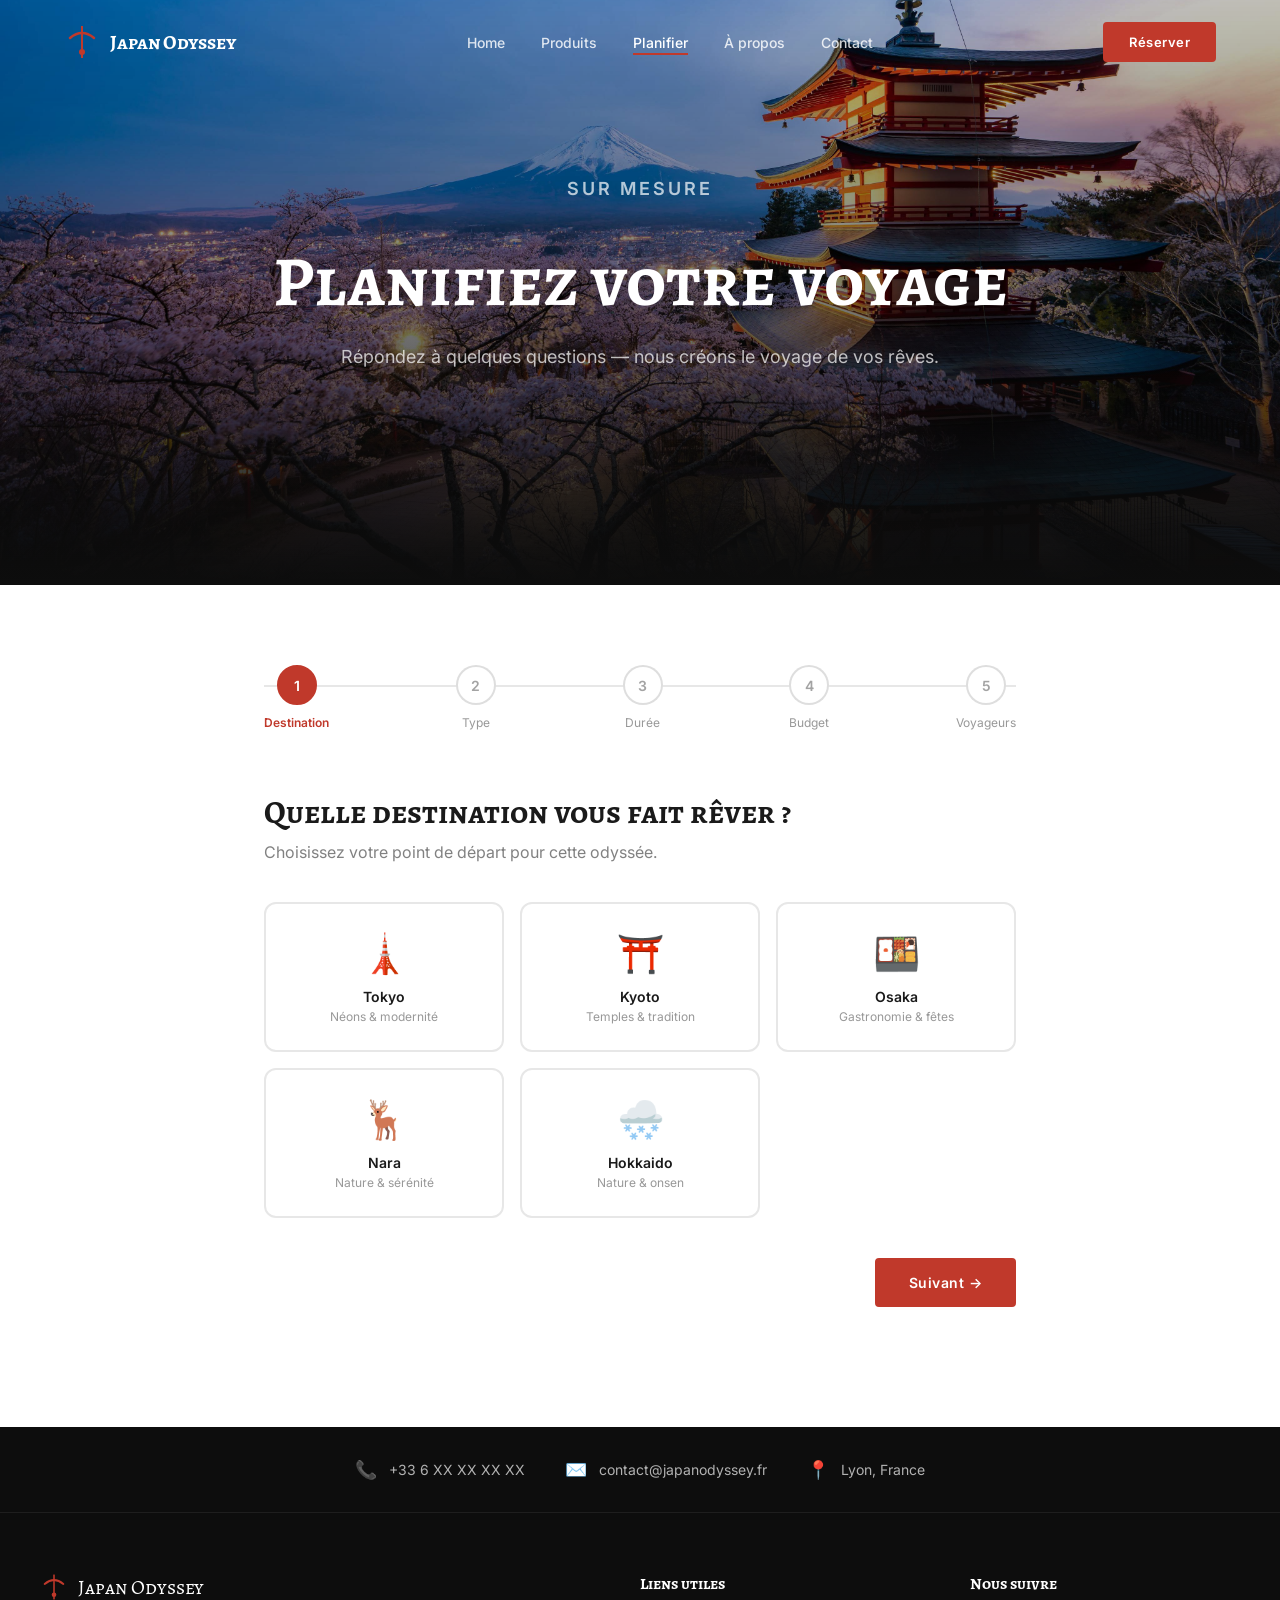
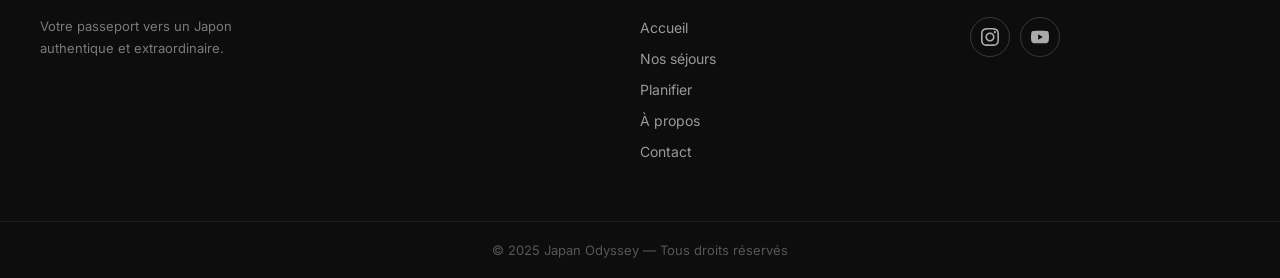
<file: planifier.html>
<!DOCTYPE html>
<html lang="fr">
<head>
  <meta charset="UTF-8" />
  <meta name="viewport" content="width=device-width, initial-scale=1.0" />
  <title>Planifier votre voyage — Japan Odyssey</title>
  <link rel="stylesheet" href="css/style.css" />
  <link rel="stylesheet" href="css/animations.css" />
</head>
<body>

<!-- ── NAVBAR ── -->
<nav class="navbar" id="navbar">
  <div class="container navbar-inner">
    <a class="navbar-logo" href="index.html">
      <svg width="36" height="36" viewBox="0 0 36 36" fill="none">
        <rect x="17" y="2" width="2" height="32" fill="#C0392B"/>
        <path d="M6 14 Q18 4 30 14" stroke="#C0392B" stroke-width="2.5" fill="none" stroke-linecap="round"/>
        <circle cx="18" cy="28" r="3" fill="#C0392B"/>
      </svg>
      Japan Odyssey
    </a>
    <ul class="navbar-menu">
      <li><a href="index.html">Home</a></li>
      <li><a href="produits.html">Produits</a></li>
      <li><a href="planifier.html">Planifier</a></li>
      <li><a href="about.html">À propos</a></li>
      <li><a href="contact.html">Contact</a></li>
    </ul>
    <div class="navbar-cta"><a href="contact.html" class="btn btn-red">Réserver</a></div>
    <button class="hamburger" id="hamburger"><span></span><span></span><span></span></button>
  </div>
</nav>
<div class="mobile-menu" id="mobileMenu">
  <a href="index.html">Home</a><a href="produits.html">Produits</a>
  <a href="planifier.html">Planifier</a><a href="about.html">À propos</a>
  <a href="contact.html">Contact</a><a href="contact.html" class="btn btn-red">Réserver</a>
</div>

<!-- ── HERO ── -->
<section class="hero hero-small">
  <div class="hero-bg" style="background-image:url('images/page1_img22.jpeg')"></div>
  <div class="hero-overlay"></div>
  <div class="container">
    <div class="hero-content fade-up">
      <p class="section-label" style="color:rgba(255,255,255,0.7)">Sur mesure</p>
      <h1>Planifiez votre voyage</h1>
      <p>Répondez à quelques questions — nous créons le voyage de vos rêves.</p>
    </div>
  </div>
</section>

<!-- ── PLANNER ── -->
<section class="planifier-section">
  <div class="container" style="max-width:800px;">

    <!-- Progress bar -->
    <div class="progress-bar-wrap fade-up">
      <div class="progress-steps" id="progressSteps">
        <div class="progress-line" id="progressLine" style="width:0%"></div>
        <div class="step-dot active" data-step="0"><div class="step-num">1</div><span class="step-label">Destination</span></div>
        <div class="step-dot" data-step="1"><div class="step-num">2</div><span class="step-label">Type</span></div>
        <div class="step-dot" data-step="2"><div class="step-num">3</div><span class="step-label">Durée</span></div>
        <div class="step-dot" data-step="3"><div class="step-num">4</div><span class="step-label">Budget</span></div>
        <div class="step-dot" data-step="4"><div class="step-num">5</div><span class="step-label">Voyageurs</span></div>
      </div>
    </div>

    <!-- Step 1: Destination -->
    <div class="plan-step active" id="step-0">
      <h2>Quelle destination vous fait rêver ?</h2>
      <p>Choisissez votre point de départ pour cette odyssée.</p>
      <div class="choices-grid">
        <div class="choice-card">
          <div class="choice-icon">🗼</div>
          <div class="choice-label">Tokyo</div>
          <div class="choice-sub">Néons & modernité</div>
        </div>
        <div class="choice-card">
          <div class="choice-icon">⛩️</div>
          <div class="choice-label">Kyoto</div>
          <div class="choice-sub">Temples & tradition</div>
        </div>
        <div class="choice-card">
          <div class="choice-icon">🍱</div>
          <div class="choice-label">Osaka</div>
          <div class="choice-sub">Gastronomie & fêtes</div>
        </div>
        <div class="choice-card">
          <div class="choice-icon">🦌</div>
          <div class="choice-label">Nara</div>
          <div class="choice-sub">Nature & sérénité</div>
        </div>
        <div class="choice-card">
          <div class="choice-icon">🌨️</div>
          <div class="choice-label">Hokkaido</div>
          <div class="choice-sub">Nature & onsen</div>
        </div>
      </div>
      <div class="plan-nav">
        <span></span>
        <button class="btn btn-red btn-next">Suivant →</button>
      </div>
    </div>

    <!-- Step 2: Type -->
    <div class="plan-step" id="step-1">
      <h2>Quel type de voyage vous correspond ?</h2>
      <p>Définissez l'ambiance de votre séjour.</p>
      <div class="choices-grid">
        <div class="choice-card">
          <div class="choice-icon">🏯</div>
          <div class="choice-label">Culture</div>
          <div class="choice-sub">Histoire & patrimoine</div>
        </div>
        <div class="choice-card">
          <div class="choice-icon">🍜</div>
          <div class="choice-label">Gastronomie</div>
          <div class="choice-sub">Saveurs & izakayas</div>
        </div>
        <div class="choice-card">
          <div class="choice-icon">🌸</div>
          <div class="choice-label">Nature</div>
          <div class="choice-sub">Forêts & montagnes</div>
        </div>
        <div class="choice-card">
          <div class="choice-icon">🎮</div>
          <div class="choice-label">Pop Culture</div>
          <div class="choice-sub">Anime & manga</div>
        </div>
      </div>
      <div class="plan-nav">
        <button class="btn btn-outline-red btn-prev">← Précédent</button>
        <button class="btn btn-red btn-next">Suivant →</button>
      </div>
    </div>

    <!-- Step 3: Durée -->
    <div class="plan-step" id="step-2">
      <h2>Combien de temps partez-vous ?</h2>
      <p>La durée idéale pour votre aventure japonaise.</p>
      <div class="choices-grid">
        <div class="choice-card">
          <div class="choice-icon">📅</div>
          <div class="choice-label">1 semaine</div>
          <div class="choice-sub">7 à 9 jours</div>
        </div>
        <div class="choice-card">
          <div class="choice-icon">📆</div>
          <div class="choice-label">2 semaines</div>
          <div class="choice-sub">12 à 15 jours</div>
        </div>
        <div class="choice-card">
          <div class="choice-icon">🗓️</div>
          <div class="choice-label">3 semaines</div>
          <div class="choice-sub">20 à 23 jours</div>
        </div>
      </div>
      <div class="plan-nav">
        <button class="btn btn-outline-red btn-prev">← Précédent</button>
        <button class="btn btn-red btn-next">Suivant →</button>
      </div>
    </div>

    <!-- Step 4: Budget -->
    <div class="plan-step" id="step-3">
      <h2>Quel est votre niveau de budget ?</h2>
      <p>Pour des recommandations adaptées à vos attentes.</p>
      <div class="choices-grid">
        <div class="choice-card">
          <div class="choice-icon">💴</div>
          <div class="choice-label">Économique</div>
          <div class="choice-sub">Hostels & transports</div>
        </div>
        <div class="choice-card">
          <div class="choice-icon">🏨</div>
          <div class="choice-label">Confort</div>
          <div class="choice-sub">Hôtels 3-4★ & ryokan</div>
        </div>
        <div class="choice-card">
          <div class="choice-icon">✨</div>
          <div class="choice-label">Premium</div>
          <div class="choice-sub">Ryokans de luxe & omakase</div>
        </div>
      </div>
      <div class="plan-nav">
        <button class="btn btn-outline-red btn-prev">← Précédent</button>
        <button class="btn btn-red btn-next">Suivant →</button>
      </div>
    </div>

    <!-- Step 5: Voyageurs -->
    <div class="plan-step" id="step-4">
      <h2>Avec qui voyagez-vous ?</h2>
      <p>Pour personnaliser chaque détail de votre séjour.</p>
      <div class="choices-grid">
        <div class="choice-card">
          <div class="choice-icon">🧳</div>
          <div class="choice-label">Solo</div>
          <div class="choice-sub">Liberté totale</div>
        </div>
        <div class="choice-card">
          <div class="choice-icon">💑</div>
          <div class="choice-label">Duo</div>
          <div class="choice-sub">En amoureux ou ami</div>
        </div>
        <div class="choice-card">
          <div class="choice-icon">👨‍👩‍👧</div>
          <div class="choice-label">Famille</div>
          <div class="choice-sub">Aventure en famille</div>
        </div>
        <div class="choice-card">
          <div class="choice-icon">👥</div>
          <div class="choice-label">Groupe</div>
          <div class="choice-sub">4 personnes et plus</div>
        </div>
      </div>
      <div class="plan-nav">
        <button class="btn btn-outline-red btn-prev">← Précédent</button>
        <button class="btn btn-red btn-next">Voir ma proposition ✨</button>
      </div>
    </div>

    <!-- RESULT -->
    <div class="plan-result" id="planResult">
      <div class="plan-result-card">
        <p class="section-label" style="color:rgba(255,255,255,0.5);justify-content:center;display:flex;">Votre voyage personnalisé</p>
        <h2>Votre voyage idéal</h2>
        <p>Description générée selon vos choix...</p>
        <div class="plan-tags"></div>
        <div class="plan-price">À partir de 2 100€</div>
        <p style="font-size:13px;color:rgba(255,255,255,0.4);margin-top:8px;">Estimation basée sur votre profil · Prix définitif sur devis</p>
      </div>
      <div style="display:flex;gap:16px;justify-content:center;flex-wrap:wrap;">
        <a href="contact.html" class="btn btn-red btn-pulse">Recevoir mon devis gratuit</a>
        <button class="btn btn-outline-red" id="restartBtn" onclick="location.reload()">Recommencer</button>
      </div>
    </div>

  </div>
</section>

<!-- ── FOOTER ── -->
<footer class="footer">
  <div class="footer-top">
    <div class="container footer-top-inner">
      <div class="footer-info-item"><span class="fi-icon">📞</span><span>+33 6 XX XX XX XX</span></div>
      <div class="footer-info-item"><span class="fi-icon">✉️</span><span>contact@japanodyssey.fr</span></div>
      <div class="footer-info-item"><span class="fi-icon">📍</span><span>Lyon, France</span></div>
    </div>
  </div>
  <div class="container footer-main">
    <div class="footer-col">
      <div class="footer-logo-wrap">
        <svg width="28" height="28" viewBox="0 0 36 36" fill="none"><rect x="17" y="2" width="2" height="32" fill="#C0392B"/><path d="M6 14 Q18 4 30 14" stroke="#C0392B" stroke-width="2.5" fill="none" stroke-linecap="round"/><circle cx="18" cy="28" r="3" fill="#C0392B"/></svg>
        <span class="footer-logo-text">Japan Odyssey</span>
      </div>
      <p class="footer-tagline">Votre passeport vers un Japon authentique et extraordinaire.</p>
    </div>
    <div class="footer-col">
      <h4>Liens utiles</h4>
      <ul class="footer-links">
        <li><a href="index.html">Accueil</a></li>
        <li><a href="produits.html">Nos séjours</a></li>
        <li><a href="planifier.html">Planifier</a></li>
        <li><a href="about.html">À propos</a></li>
        <li><a href="contact.html">Contact</a></li>
      </ul>
    </div>
    <div class="footer-col">
      <h4>Nous suivre</h4>
      <div class="footer-social">
        <a class="social-link" href="#" aria-label="Instagram"><svg width="18" height="18" viewBox="0 0 24 24" fill="currentColor"><path d="M12 2.163c3.204 0 3.584.012 4.85.07 3.252.148 4.771 1.691 4.919 4.919.058 1.265.069 1.645.069 4.849 0 3.205-.012 3.584-.069 4.849-.149 3.225-1.664 4.771-4.919 4.919-1.266.058-1.644.07-4.85.07-3.204 0-3.584-.012-4.849-.07-3.26-.149-4.771-1.699-4.919-4.92-.058-1.265-.07-1.644-.07-4.849 0-3.204.013-3.583.07-4.849.149-3.227 1.664-4.771 4.919-4.919 1.266-.057 1.645-.069 4.849-.069zm0-2.163c-3.259 0-3.667.014-4.947.072-4.358.2-6.78 2.618-6.98 6.98-.059 1.281-.073 1.689-.073 4.948 0 3.259.014 3.668.072 4.948.2 4.358 2.618 6.78 6.98 6.98 1.281.058 1.689.072 4.948.072 3.259 0 3.668-.014 4.948-.072 4.354-.2 6.782-2.618 6.979-6.98.059-1.28.073-1.689.073-4.948 0-3.259-.014-3.667-.072-4.947-.196-4.354-2.617-6.78-6.979-6.98-1.281-.059-1.69-.073-4.949-.073zm0 5.838c-3.403 0-6.162 2.759-6.162 6.162s2.759 6.163 6.162 6.163 6.162-2.759 6.162-6.163c0-3.403-2.759-6.162-6.162-6.162zm0 10.162c-2.209 0-4-1.79-4-4 0-2.209 1.791-4 4-4s4 1.791 4 4c0 2.21-1.791 4-4 4zm6.406-11.845c-.796 0-1.441.645-1.441 1.44s.645 1.44 1.441 1.44c.795 0 1.439-.645 1.439-1.44s-.644-1.44-1.439-1.44z"/></svg></a>
        <a class="social-link" href="#" aria-label="YouTube"><svg width="18" height="18" viewBox="0 0 24 24" fill="currentColor"><path d="M23.498 6.186a3.016 3.016 0 0 0-2.122-2.136C19.505 3.545 12 3.545 12 3.545s-7.505 0-9.377.505A3.017 3.017 0 0 0 .502 6.186C0 8.07 0 12 0 12s0 3.93.502 5.814a3.016 3.016 0 0 0 2.122 2.136c1.871.505 9.376.505 9.376.505s7.505 0 9.377-.505a3.015 3.015 0 0 0 2.122-2.136C24 15.93 24 12 24 12s0-3.93-.502-5.814zM9.545 15.568V8.432L15.818 12l-6.273 3.568z"/></svg></a>
      </div>
    </div>
  </div>
  <div class="footer-bottom"><div class="container">© 2025 Japan Odyssey — Tous droits réservés</div></div>
</footer>

<script src="js/main.js"></script>
<script src="js/planifier.js"></script>
</body>
</html>
</file>
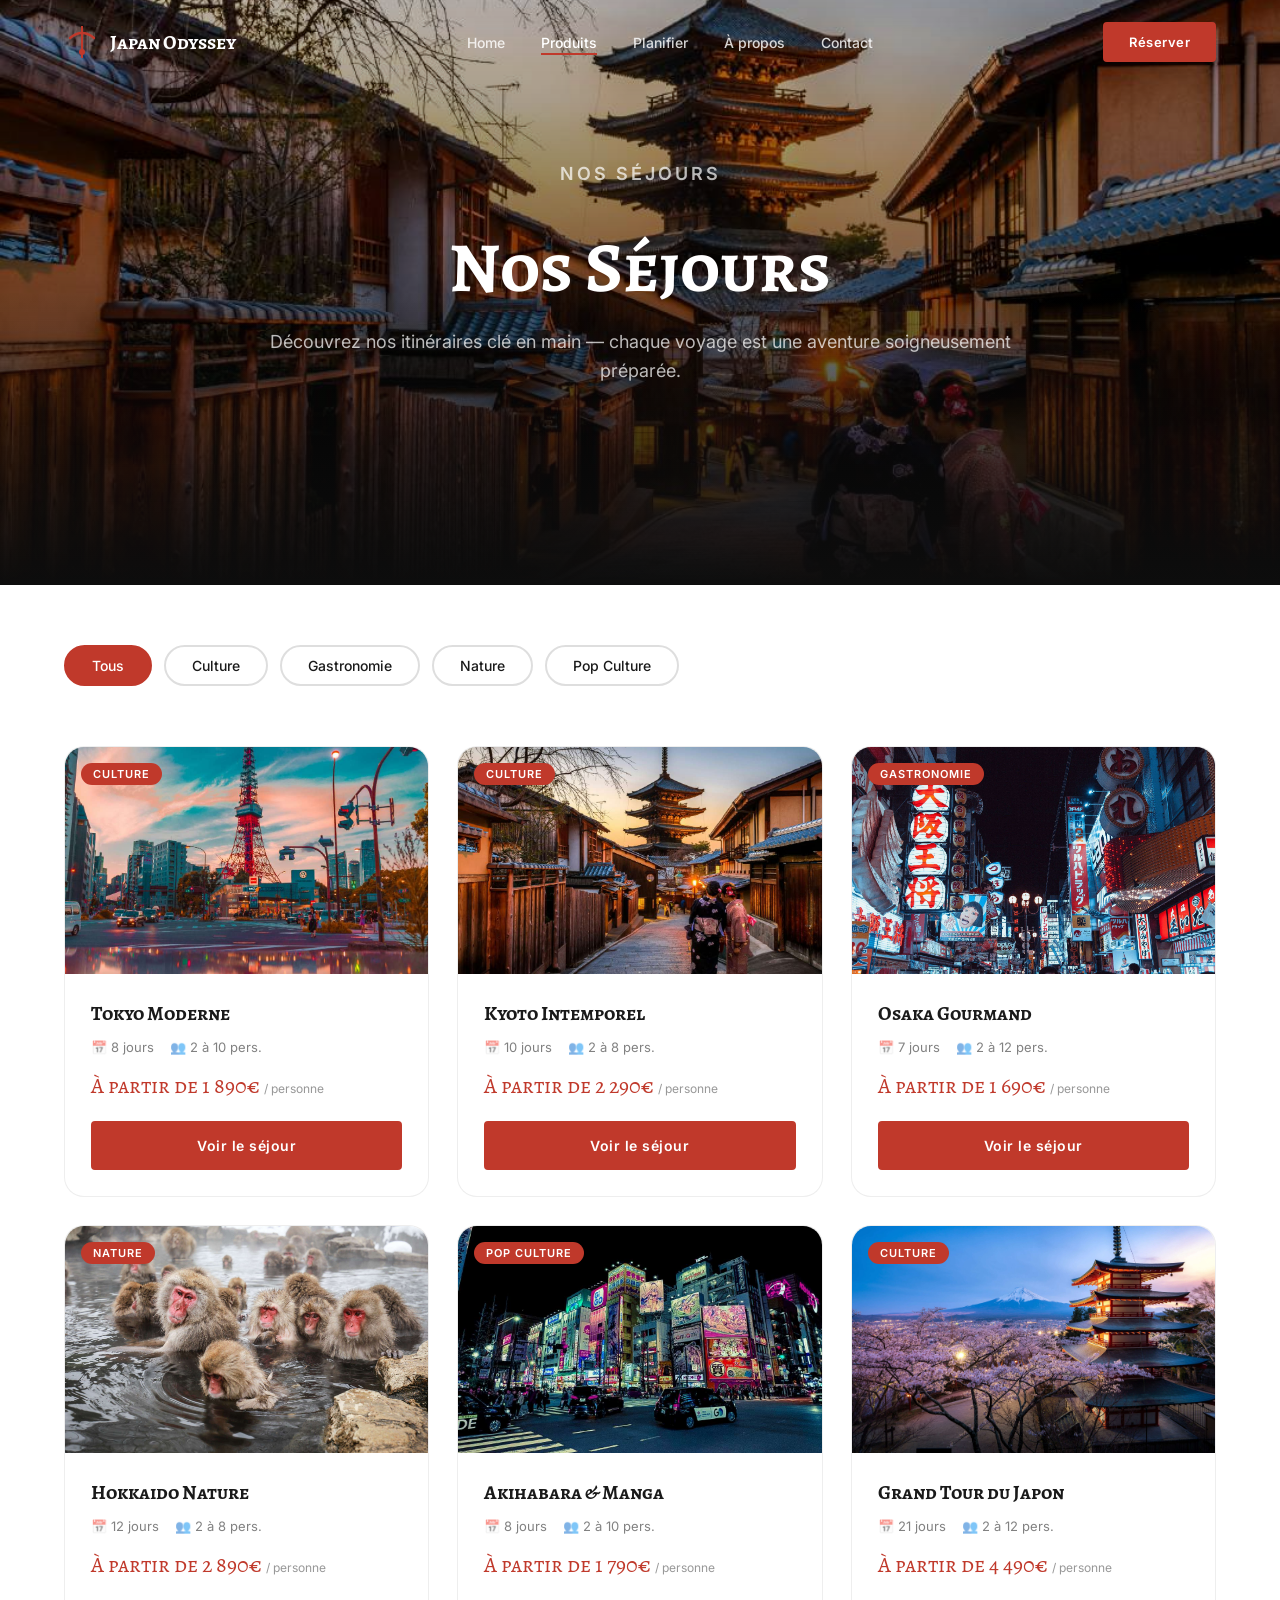
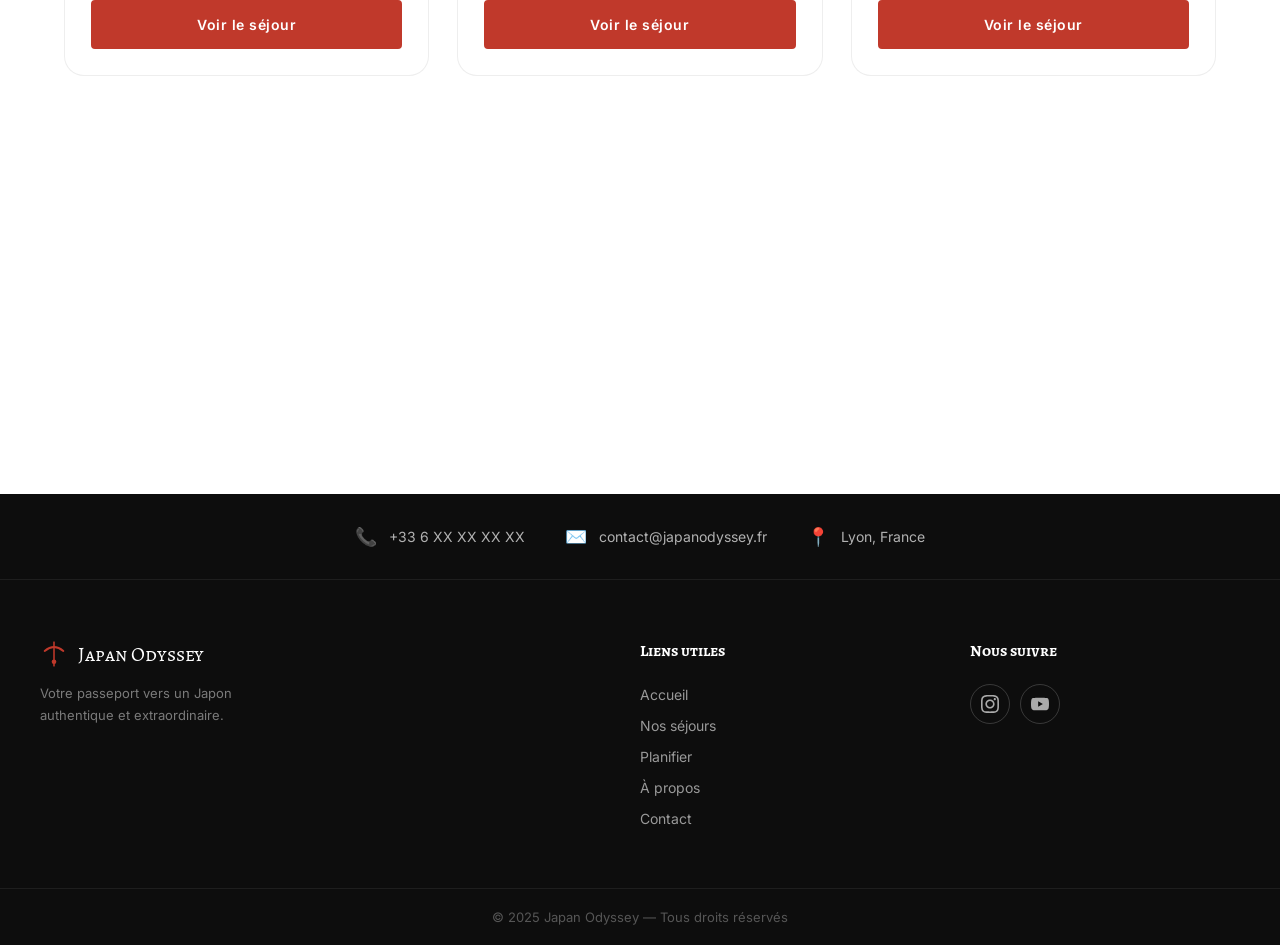
<file: produits.html>
<!DOCTYPE html>
<html lang="fr">
<head>
  <meta charset="UTF-8" />
  <meta name="viewport" content="width=device-width, initial-scale=1.0" />
  <title>Nos Séjours — Japan Odyssey</title>
  <link rel="stylesheet" href="css/style.css" />
  <link rel="stylesheet" href="css/animations.css" />
</head>
<body>

<nav class="navbar" id="navbar">
  <div class="container navbar-inner">
    <a class="navbar-logo" href="index.html">
      <svg width="36" height="36" viewBox="0 0 36 36" fill="none">
        <rect x="17" y="2" width="2" height="32" fill="#C0392B"/>
        <path d="M6 14 Q18 4 30 14" stroke="#C0392B" stroke-width="2.5" fill="none" stroke-linecap="round"/>
        <circle cx="18" cy="28" r="3" fill="#C0392B"/>
      </svg>
      Japan Odyssey
    </a>
    <ul class="navbar-menu">
      <li><a href="index.html">Home</a></li>
      <li><a href="produits.html">Produits</a></li>
      <li><a href="planifier.html">Planifier</a></li>
      <li><a href="about.html">À propos</a></li>
      <li><a href="contact.html">Contact</a></li>
    </ul>
    <div class="navbar-cta"><a href="contact.html" class="btn btn-red">Réserver</a></div>
    <button class="hamburger" id="hamburger"><span></span><span></span><span></span></button>
  </div>
</nav>
<div class="mobile-menu" id="mobileMenu">
  <a href="index.html">Home</a><a href="produits.html">Produits</a>
  <a href="planifier.html">Planifier</a><a href="about.html">À propos</a>
  <a href="contact.html">Contact</a><a href="contact.html" class="btn btn-red">Réserver</a>
</div>

<!-- HERO -->
<section class="hero hero-small">
  <div class="hero-bg" style="background-image:url('images/page1_img25.jpeg')"></div>
  <div class="hero-overlay"></div>
  <div class="container">
    <div class="hero-content fade-up">
      <p class="section-label" style="color:rgba(255,255,255,0.7)">Nos séjours</p>
      <h1>Nos Séjours</h1>
      <p>Découvrez nos itinéraires clé en main — chaque voyage est une aventure soigneusement préparée.</p>
    </div>
  </div>
</section>

<!-- FILTERS -->
<section class="filters-section">
  <div class="container">
    <div class="filters-wrap fade-up">
      <button class="filter-btn active" data-filter="all">Tous</button>
      <button class="filter-btn" data-filter="Culture">Culture</button>
      <button class="filter-btn" data-filter="Gastronomie">Gastronomie</button>
      <button class="filter-btn" data-filter="Nature">Nature</button>
      <button class="filter-btn" data-filter="Pop Culture">Pop Culture</button>
    </div>
  </div>
</section>

<!-- GRID -->
<section class="produits-grid-section">
  <div class="container">
    <div class="produits-grid">

      <div class="produit-card fade-up delay-1" data-category="Culture">
        <div class="produit-card-img">
          <img src="images/page1_img37.jpeg" alt="Tokyo Moderne" loading="lazy"/>
          <span class="produit-badge">Culture</span>
        </div>
        <div class="produit-card-body">
          <h3>Tokyo Moderne</h3>
          <div class="produit-meta"><span>📅 8 jours</span><span>👥 2 à 10 pers.</span></div>
          <div class="produit-price">À partir de 1 890€ <small>/ personne</small></div>
          <a href="contact.html" class="btn btn-red" style="width:100%;text-align:center;display:block;">Voir le séjour</a>
        </div>
      </div>

      <div class="produit-card fade-up delay-2" data-category="Culture">
        <div class="produit-card-img">
          <img src="images/page1_img38.jpeg" alt="Kyoto Intemporel" loading="lazy"/>
          <span class="produit-badge">Culture</span>
        </div>
        <div class="produit-card-body">
          <h3>Kyoto Intemporel</h3>
          <div class="produit-meta"><span>📅 10 jours</span><span>👥 2 à 8 pers.</span></div>
          <div class="produit-price">À partir de 2 290€ <small>/ personne</small></div>
          <a href="contact.html" class="btn btn-red" style="width:100%;text-align:center;display:block;">Voir le séjour</a>
        </div>
      </div>

      <div class="produit-card fade-up delay-3" data-category="Gastronomie">
        <div class="produit-card-img">
          <img src="images/page1_img36.jpeg" alt="Osaka Gourmand" loading="lazy"/>
          <span class="produit-badge">Gastronomie</span>
        </div>
        <div class="produit-card-body">
          <h3>Osaka Gourmand</h3>
          <div class="produit-meta"><span>📅 7 jours</span><span>👥 2 à 12 pers.</span></div>
          <div class="produit-price">À partir de 1 690€ <small>/ personne</small></div>
          <a href="contact.html" class="btn btn-red" style="width:100%;text-align:center;display:block;">Voir le séjour</a>
        </div>
      </div>

      <div class="produit-card fade-up delay-1" data-category="Nature">
        <div class="produit-card-img">
          <img src="images/page1_img9.jpeg" alt="Hokkaido Nature" loading="lazy"/>
          <span class="produit-badge">Nature</span>
        </div>
        <div class="produit-card-body">
          <h3>Hokkaido Nature</h3>
          <div class="produit-meta"><span>📅 12 jours</span><span>👥 2 à 8 pers.</span></div>
          <div class="produit-price">À partir de 2 890€ <small>/ personne</small></div>
          <a href="contact.html" class="btn btn-red" style="width:100%;text-align:center;display:block;">Voir le séjour</a>
        </div>
      </div>

      <div class="produit-card fade-up delay-2" data-category="Pop Culture">
        <div class="produit-card-img">
          <img src="images/page1_img16.jpeg" alt="Akihabara & Manga" loading="lazy"/>
          <span class="produit-badge">Pop Culture</span>
        </div>
        <div class="produit-card-body">
          <h3>Akihabara & Manga</h3>
          <div class="produit-meta"><span>📅 8 jours</span><span>👥 2 à 10 pers.</span></div>
          <div class="produit-price">À partir de 1 790€ <small>/ personne</small></div>
          <a href="contact.html" class="btn btn-red" style="width:100%;text-align:center;display:block;">Voir le séjour</a>
        </div>
      </div>

      <div class="produit-card fade-up delay-3" data-category="Culture">
        <div class="produit-card-img">
          <img src="images/page1_img22.jpeg" alt="Grand Tour du Japon" loading="lazy"/>
          <span class="produit-badge">Culture</span>
        </div>
        <div class="produit-card-body">
          <h3>Grand Tour du Japon</h3>
          <div class="produit-meta"><span>📅 21 jours</span><span>👥 2 à 12 pers.</span></div>
          <div class="produit-price">À partir de 4 490€ <small>/ personne</small></div>
          <a href="contact.html" class="btn btn-red" style="width:100%;text-align:center;display:block;">Voir le séjour</a>
        </div>
      </div>

    </div>
  </div>
</section>

<!-- BANDEAU SUR MESURE -->
<section class="bandeau-mesure fade-up">
  <div class="container">
    <h2>Vous ne trouvez pas votre bonheur ?</h2>
    <p style="color:rgba(255,255,255,0.82);margin-bottom:32px;font-size:16px;">Créons ensemble le voyage qui vous ressemble vraiment.</p>
    <a href="planifier.html" class="btn btn-white">Créer mon voyage sur mesure</a>
  </div>
</section>

<!-- FOOTER -->
<footer class="footer">
  <div class="footer-top"><div class="container footer-top-inner">
    <div class="footer-info-item"><span class="fi-icon">📞</span><span>+33 6 XX XX XX XX</span></div>
    <div class="footer-info-item"><span class="fi-icon">✉️</span><span>contact@japanodyssey.fr</span></div>
    <div class="footer-info-item"><span class="fi-icon">📍</span><span>Lyon, France</span></div>
  </div></div>
  <div class="container footer-main">
    <div class="footer-col">
      <div class="footer-logo-wrap">
        <svg width="28" height="28" viewBox="0 0 36 36" fill="none"><rect x="17" y="2" width="2" height="32" fill="#C0392B"/><path d="M6 14 Q18 4 30 14" stroke="#C0392B" stroke-width="2.5" fill="none" stroke-linecap="round"/><circle cx="18" cy="28" r="3" fill="#C0392B"/></svg>
        <span class="footer-logo-text">Japan Odyssey</span>
      </div>
      <p class="footer-tagline">Votre passeport vers un Japon authentique et extraordinaire.</p>
    </div>
    <div class="footer-col">
      <h4>Liens utiles</h4>
      <ul class="footer-links">
        <li><a href="index.html">Accueil</a></li><li><a href="produits.html">Nos séjours</a></li>
        <li><a href="planifier.html">Planifier</a></li><li><a href="about.html">À propos</a></li>
        <li><a href="contact.html">Contact</a></li>
      </ul>
    </div>
    <div class="footer-col">
      <h4>Nous suivre</h4>
      <div class="footer-social">
        <a class="social-link" href="#" aria-label="Instagram"><svg width="18" height="18" viewBox="0 0 24 24" fill="currentColor"><path d="M12 2.163c3.204 0 3.584.012 4.85.07 3.252.148 4.771 1.691 4.919 4.919.058 1.265.069 1.645.069 4.849 0 3.205-.012 3.584-.069 4.849-.149 3.225-1.664 4.771-4.919 4.919-1.266.058-1.644.07-4.85.07-3.204 0-3.584-.012-4.849-.07-3.26-.149-4.771-1.699-4.919-4.92-.058-1.265-.07-1.644-.07-4.849 0-3.204.013-3.583.07-4.849.149-3.227 1.664-4.771 4.919-4.919 1.266-.057 1.645-.069 4.849-.069zm0-2.163c-3.259 0-3.667.014-4.947.072-4.358.2-6.78 2.618-6.98 6.98-.059 1.281-.073 1.689-.073 4.948 0 3.259.014 3.668.072 4.948.2 4.358 2.618 6.78 6.98 6.98 1.281.058 1.689.072 4.948.072 3.259 0 3.668-.014 4.948-.072 4.354-.2 6.782-2.618 6.979-6.98.059-1.28.073-1.689.073-4.948 0-3.259-.014-3.667-.072-4.947-.196-4.354-2.617-6.78-6.979-6.98-1.281-.059-1.69-.073-4.949-.073zm0 5.838c-3.403 0-6.162 2.759-6.162 6.162s2.759 6.163 6.162 6.163 6.162-2.759 6.162-6.163c0-3.403-2.759-6.162-6.162-6.162zm0 10.162c-2.209 0-4-1.79-4-4 0-2.209 1.791-4 4-4s4 1.791 4 4c0 2.21-1.791 4-4 4zm6.406-11.845c-.796 0-1.441.645-1.441 1.44s.645 1.44 1.441 1.44c.795 0 1.439-.645 1.439-1.44s-.644-1.44-1.439-1.44z"/></svg></a>
        <a class="social-link" href="#" aria-label="YouTube"><svg width="18" height="18" viewBox="0 0 24 24" fill="currentColor"><path d="M23.498 6.186a3.016 3.016 0 0 0-2.122-2.136C19.505 3.545 12 3.545 12 3.545s-7.505 0-9.377.505A3.017 3.017 0 0 0 .502 6.186C0 8.07 0 12 0 12s0 3.93.502 5.814a3.016 3.016 0 0 0 2.122 2.136c1.871.505 9.376.505 9.376.505s7.505 0 9.377-.505a3.015 3.015 0 0 0 2.122-2.136C24 15.93 24 12 24 12s0-3.93-.502-5.814zM9.545 15.568V8.432L15.818 12l-6.273 3.568z"/></svg></a>
      </div>
    </div>
  </div>
  <div class="footer-bottom"><div class="container">© 2025 Japan Odyssey — Tous droits réservés</div></div>
</footer>

<script src="js/main.js"></script>
<script src="js/produits.js"></script>
</body>
</html>
</file>
<file: css/style.css>
/* ========================================
   JAPAN ODYSSEY — Global Styles
   ======================================== */

@import url('https://fonts.googleapis.com/css2?family=Alegreya+SC:ital,wght@0,400;0,700;1,400;1,700&family=Inter:wght@300;400;500;600&display=swap');

*, *::before, *::after { box-sizing: border-box; margin: 0; padding: 0; }

:root {
  --white: #FFFFFF;
  --black: #1A1A1A;
  --red: #C0392B;
  --dark: #0D0D0D;
  --font-title: 'Alegreya SC', serif;
  --font-body: 'Inter', sans-serif;
  --radius: 20px;
  --transition: 0.3s ease;
}

html { scroll-behavior: smooth; }
body { font-family: var(--font-body); color: var(--black); background: var(--white); overflow-x: hidden; }
img { max-width: 100%; display: block; }
a { text-decoration: none; color: inherit; }
ul { list-style: none; }

h1, h2, h3 { font-family: var(--font-title); }

.section-label {
  display: inline-block;
  font-family: var(--font-body);
  font-size: 12px;
  font-weight: 600;
  letter-spacing: 3px;
  text-transform: uppercase;
  color: var(--red);
  margin-bottom: 12px;
}

/* ── Buttons ── */
.btn {
  display: inline-block;
  padding: 14px 32px;
  border-radius: 4px;
  font-family: var(--font-body);
  font-size: 14px;
  font-weight: 600;
  letter-spacing: 0.5px;
  cursor: pointer;
  transition: var(--transition);
  border: 2px solid transparent;
}
.btn-red { background: var(--red); color: var(--white); border-color: var(--red); }
.btn-red:hover { background: #a93226; border-color: #a93226; transform: translateY(-2px); }
.btn-outline-white { background: transparent; color: var(--white); border-color: var(--white); }
.btn-outline-white:hover { background: var(--white); color: var(--black); }
.btn-outline-red { background: transparent; color: var(--red); border-color: var(--red); }
.btn-outline-red:hover { background: var(--red); color: var(--white); }
.btn-white { background: var(--white); color: var(--black); border-color: var(--white); }
.btn-white:hover { background: transparent; color: var(--white); }

.container { max-width: 1200px; margin: 0 auto; padding: 0 24px; }
.section-pad { padding: 100px 0; }

/* ── Section transition gradients ── */
.grad-top::before {
  content: '';
  display: block;
  height: 140px;
  background: linear-gradient(to bottom, var(--dark), transparent);
  position: absolute;
  top: 0; left: 0; right: 0;
  pointer-events: none;
  z-index: 2;
}
.grad-bottom::after {
  content: '';
  display: block;
  height: 140px;
  background: linear-gradient(to top, var(--dark), transparent);
  position: absolute;
  bottom: 0; left: 0; right: 0;
  pointer-events: none;
  z-index: 2;
}

/* ==============================
   NAVBAR
   ============================== */
.navbar {
  position: fixed;
  top: 0; left: 0; right: 0;
  z-index: 1000;
  padding: 22px 0;
  transition: var(--transition);
}
.navbar.scrolled {
  background: rgba(13,13,13,0.88);
  backdrop-filter: blur(20px);
  -webkit-backdrop-filter: blur(20px);
  padding: 14px 0;
  border-bottom: 1px solid rgba(255,255,255,0.07);
}
.navbar-inner { display: flex; align-items: center; justify-content: space-between; }
.navbar-logo {
  display: flex;
  align-items: center;
  gap: 10px;
  color: var(--white);
  font-family: var(--font-title);
  font-size: 20px;
  font-weight: 700;
  flex-shrink: 0;
}
.navbar-menu { display: flex; gap: 36px; align-items: center; }
.navbar-menu a {
  color: rgba(255,255,255,0.82);
  font-size: 14px;
  font-weight: 500;
  transition: var(--transition);
  position: relative;
}
.navbar-menu a::after {
  content: '';
  position: absolute;
  bottom: -4px; left: 0;
  width: 0; height: 2px;
  background: var(--red);
  transition: var(--transition);
}
.navbar-menu a:hover, .navbar-menu a.active { color: var(--white); }
.navbar-menu a:hover::after, .navbar-menu a.active::after { width: 100%; }
.navbar-cta { flex-shrink: 0; }
.navbar-cta .btn { padding: 10px 24px; font-size: 13px; }

.hamburger { display: none; flex-direction: column; gap: 5px; cursor: pointer; padding: 4px; background: none; border: none; }
.hamburger span { display: block; width: 24px; height: 2px; background: var(--white); transition: var(--transition); }
.hamburger.open span:nth-child(1) { transform: translateY(7px) rotate(45deg); }
.hamburger.open span:nth-child(2) { opacity: 0; }
.hamburger.open span:nth-child(3) { transform: translateY(-7px) rotate(-45deg); }

.mobile-menu {
  display: none;
  position: fixed;
  top: 0; left: 0; right: 0; bottom: 0;
  background: rgba(13,13,13,0.97);
  backdrop-filter: blur(20px);
  z-index: 999;
  flex-direction: column;
  align-items: center;
  justify-content: center;
  gap: 32px;
}
.mobile-menu.open { display: flex; }
.mobile-menu a { color: var(--white); font-family: var(--font-title); font-size: 28px; transition: var(--transition); }
.mobile-menu a:hover { color: var(--red); }
.mobile-menu .btn { margin-top: 12px; }

/* ==============================
   HERO
   ============================== */
.hero {
  position: relative;
  height: 100vh;
  min-height: 600px;
  display: flex;
  align-items: center;
  overflow: hidden;
}
.hero-bg {
  position: absolute;
  inset: 0;
  background-size: cover;
  background-position: center;
}
.hero-overlay {
  position: absolute;
  inset: 0;
  background: linear-gradient(to bottom, rgba(0,0,0,0.25) 0%, rgba(0,0,0,0.5) 50%, rgba(13,13,13,1) 100%);
}
.hero-content { position: relative; z-index: 2; max-width: 760px; }
.hero-content h1 { font-size: clamp(36px, 5.5vw, 72px); color: var(--white); line-height: 1.08; margin-bottom: 22px; }
.hero-content p { font-size: 18px; color: rgba(255,255,255,0.72); margin-bottom: 40px; line-height: 1.65; }

.hero-small { height: 65vh; min-height: 400px; }
.hero-small .hero-content { text-align: center; margin: 0 auto; }

/* ==============================
   DESTINATIONS
   ============================== */
.destinations-section {
  background: var(--dark);
  padding: 130px 0;
  position: relative;
  overflow: hidden;
}
.destinations-section::before {
  content: '';
  position: absolute;
  top: 0; left: 0; right: 0; height: 140px;
  background: linear-gradient(to bottom, var(--dark), transparent);
  pointer-events: none; z-index: 1;
}
.destinations-section::after {
  content: '';
  position: absolute;
  bottom: 0; left: 0; right: 0; height: 140px;
  background: linear-gradient(to top, var(--dark), transparent);
  pointer-events: none; z-index: 1;
}
.section-title { font-size: clamp(28px, 4vw, 48px); color: var(--white); margin-bottom: 12px; }
.section-title.dark { color: var(--black); }
.section-subtitle { font-size: 16px; color: rgba(255,255,255,0.55); margin-bottom: 60px; line-height: 1.6; }
.section-subtitle.dark { color: rgba(26,26,26,0.55); }

.carousel-wrapper { overflow: hidden; position: relative; }
.carousel-track { display: flex; gap: 24px; transition: transform 0.5s cubic-bezier(0.25,0.46,0.45,0.94); }
.carousel-arrows { display: flex; gap: 12px; margin-top: 40px; }
.carousel-arrow {
  width: 48px; height: 48px;
  border-radius: 50%;
  border: 2px solid rgba(255,255,255,0.25);
  background: transparent;
  color: var(--white);
  font-size: 18px;
  cursor: pointer;
  display: flex;
  align-items: center;
  justify-content: center;
  transition: var(--transition);
}
.carousel-arrow:hover { border-color: var(--red); background: var(--red); }

.dest-card {
  flex: 0 0 calc(33.333% - 16px);
  border-radius: var(--radius);
  overflow: hidden;
  position: relative;
  aspect-ratio: 3/4;
  cursor: pointer;
  transition: transform var(--transition);
}
.dest-card:hover { transform: translateY(-8px); }
.dest-card img { width: 100%; height: 100%; object-fit: cover; transition: transform 0.6s ease; }
.dest-card:hover img { transform: scale(1.06); }
.dest-card-overlay {
  position: absolute; inset: 0;
  background: linear-gradient(to top, rgba(0,0,0,0.88) 0%, rgba(0,0,0,0) 55%);
}
.dest-card-content { position: absolute; bottom: 0; left: 0; right: 0; padding: 28px; }
.dest-card-content h3 { font-size: 26px; color: var(--white); margin-bottom: 8px; }
.dest-card-content p { font-size: 13px; color: rgba(255,255,255,0.7); margin-bottom: 16px; line-height: 1.5; }
.dest-card-content a { color: var(--red); font-size: 13px; font-weight: 600; transition: var(--transition); }
.dest-card-content a:hover { color: var(--white); }

/* ==============================
   PICTOGRAMS
   ============================== */
.picto-section { position: relative; overflow: hidden; }
.picto-bg { position: absolute; inset: 0; background-size: cover; background-position: center; }
.picto-overlay { position: absolute; inset: 0; background: rgba(192,57,43,0.65); }
.picto-content { position: relative; z-index: 2; padding: 100px 0; }
.picto-grid { display: grid; grid-template-columns: repeat(4, 1fr); }
.picto-block {
  padding: 52px 28px;
  text-align: center;
  cursor: pointer;
  transition: var(--transition);
  border-right: 1px solid rgba(255,255,255,0.18);
  position: relative;
  overflow: hidden;
}
.picto-block:last-child { border-right: none; }
.picto-block::before { content: ''; position: absolute; inset: 0; background: rgba(0,0,0,0); transition: var(--transition); }
.picto-block:hover::before { background: rgba(0,0,0,0.18); }
.picto-block:hover { transform: translateY(-5px); }
.picto-icon { font-size: 52px; margin-bottom: 22px; display: block; }
.picto-block h3 { font-size: 20px; color: var(--white); margin-bottom: 12px; }
.picto-block p { font-size: 13px; color: rgba(255,255,255,0.82); line-height: 1.65; margin-bottom: 18px; }
.picto-block a { color: var(--white); font-size: 13px; font-weight: 600; border-bottom: 1px solid rgba(255,255,255,0.5); padding-bottom: 2px; transition: var(--transition); }
.picto-block a:hover { border-color: var(--white); }

/* ==============================
   NOTRE HISTOIRE
   ============================== */
.histoire-section { background: var(--white); padding: 130px 0; position: relative; overflow: hidden; }
.histoire-grid { display: grid; grid-template-columns: 1fr 1fr; gap: 90px; align-items: center; }
.histoire-left h2 { font-size: clamp(28px, 3vw, 42px); color: var(--black); margin-bottom: 22px; line-height: 1.2; }
.histoire-left p { font-size: 15px; line-height: 1.85; color: rgba(26,26,26,0.7); margin-bottom: 32px; }
.histoire-right { position: relative; }
.histoire-right img { width: 100%; border-radius: var(--radius); object-fit: cover; aspect-ratio: 4/5; }
.badge-wrapper { position: absolute; bottom: -28px; right: -28px; width: 120px; height: 120px; }
.badge-circle { width: 120px; height: 120px; position: relative; animation: rotateBadge 12s linear infinite; }
.badge-inner { position: absolute; inset: 10px; background: var(--red); border-radius: 50%; display: flex; align-items: center; justify-content: center; font-size: 24px; }
.badge-svg { position: absolute; inset: 0; width: 100%; height: 100%; }
@keyframes rotateBadge { from { transform: rotate(0deg); } to { transform: rotate(360deg); } }

.waves-deco { position: absolute; bottom: 0; left: 0; right: 0; height: 80px; opacity: 0.12; pointer-events: none; }

/* ==============================
   AVIS CLIENTS
   ============================== */
.avis-section {
  background: var(--dark);
  padding: 140px 0;
  position: relative;
  overflow: hidden;
}
.avis-section::before {
  content: '';
  position: absolute;
  top: 0; left: 0; right: 0; height: 140px;
  background: linear-gradient(to bottom, var(--dark), transparent);
  pointer-events: none; z-index: 1;
}
.avis-section::after {
  content: '';
  position: absolute;
  bottom: 0; left: 0; right: 0; height: 140px;
  background: linear-gradient(to top, var(--dark), transparent);
  pointer-events: none; z-index: 1;
}
.avis-carousel-wrapper { overflow: hidden; position: relative; }
.avis-track { display: flex; gap: 24px; transition: transform 0.5s ease; }
.avis-card {
  flex: 0 0 calc(33.333% - 16px);
  background: rgba(255,255,255,0.04);
  border: 1px solid rgba(255,255,255,0.08);
  border-radius: var(--radius);
  padding: 44px;
  position: relative;
  overflow: hidden;
}
.avis-quote-bg {
  position: absolute;
  top: -10px; left: 20px;
  font-size: 150px;
  color: rgba(255,255,255,0.05);
  line-height: 1;
  pointer-events: none;
  user-select: none;
  font-family: Georgia, serif;
}
.avis-stars { display: flex; gap: 4px; margin-bottom: 22px; }
.avis-stars span { color: var(--red); font-size: 16px; }
.avis-text { font-size: 15px; color: rgba(255,255,255,0.82); line-height: 1.75; margin-bottom: 30px; position: relative; z-index: 1; }
.avis-author { display: flex; align-items: center; gap: 14px; }
.avis-avatar { width: 48px; height: 48px; border-radius: 50%; object-fit: cover; border: 2px solid var(--red); }
.avis-avatar-placeholder {
  width: 48px; height: 48px; border-radius: 50%;
  background: var(--red); border: 2px solid var(--red);
  display: flex; align-items: center; justify-content: center;
  color: var(--white); font-weight: 700; font-size: 18px;
  flex-shrink: 0;
}
.avis-name { font-weight: 600; color: var(--white); font-size: 14px; }
.avis-sub { font-size: 12px; color: rgba(255,255,255,0.45); }
.avis-arrows { display: flex; gap: 12px; margin-top: 40px; justify-content: center; }

/* ==============================
   GUIDE
   ============================== */
.guide-section { background: var(--dark); padding: 100px 0; }
.guide-grid { display: grid; grid-template-columns: 1fr 1fr; gap: 80px; align-items: center; }
.guide-left h2 { font-size: clamp(28px, 3vw, 44px); color: var(--white); margin-bottom: 20px; }
.guide-left p { font-size: 15px; color: rgba(255,255,255,0.62); line-height: 1.8; margin-bottom: 32px; }
.guide-btns { display: flex; gap: 16px; flex-wrap: wrap; }
.guide-right { display: flex; align-items: center; justify-content: center; }
.book-mockup {
  width: 280px; height: 360px;
  transform: rotate(-6deg);
  filter: drop-shadow(-20px 24px 48px rgba(192,57,43,0.5));
  transition: var(--transition);
  border-radius: 4px 12px 12px 4px;
  overflow: hidden;
}
.book-mockup:hover { transform: rotate(-2deg) translateY(-10px); }
.book-cover {
  width: 100%; height: 100%;
  background: linear-gradient(135deg, #1a0a08 0%, #3d0f0f 45%, #c0392b 100%);
  border-radius: 4px 12px 12px 4px;
  display: flex;
  flex-direction: column;
  align-items: center;
  justify-content: center;
  padding: 24px;
  position: relative;
}
.book-cover::before {
  content: '';
  position: absolute;
  top: 0; left: 0;
  width: 10px; height: 100%;
  background: rgba(0,0,0,0.45);
  border-radius: 4px 0 0 4px;
}
.book-cover-icon { font-size: 44px; margin-bottom: 18px; }
.book-cover-title { font-family: var(--font-title); color: var(--white); font-size: 17px; text-align: center; margin-bottom: 8px; }
.book-cover-sub { font-size: 10px; color: rgba(255,255,255,0.55); text-align: center; letter-spacing: 2px; text-transform: uppercase; }

/* ==============================
   FOOTER
   ============================== */
.footer { background: var(--dark); }
.footer-top {
  padding: 32px 0;
  border-bottom: 1px solid rgba(255,255,255,0.07);
}
.footer-top-inner {
  display: flex;
  gap: 40px;
  flex-wrap: wrap;
  justify-content: center;
}
.footer-info-item { display: flex; align-items: center; gap: 12px; color: rgba(255,255,255,0.68); font-size: 14px; }
.footer-info-item .fi-icon { color: var(--red); font-size: 18px; }
.footer-main {
  padding: 60px 0;
  display: grid;
  grid-template-columns: 2fr 1fr 1fr;
  gap: 60px;
}
.footer-col h4 { font-family: var(--font-title); color: var(--white); font-size: 16px; margin-bottom: 22px; }
.footer-logo-wrap { display: flex; align-items: center; gap: 10px; margin-bottom: 14px; }
.footer-logo-text { font-family: var(--font-title); color: var(--white); font-size: 20px; }
.footer-tagline { font-size: 13px; color: rgba(255,255,255,0.45); line-height: 1.7; max-width: 240px; }
.footer-links { display: flex; flex-direction: column; gap: 11px; }
.footer-links a { color: rgba(255,255,255,0.58); font-size: 14px; transition: var(--transition); }
.footer-links a:hover { color: var(--red); padding-left: 5px; }
.footer-social { display: flex; gap: 10px; flex-wrap: wrap; }
.social-link {
  width: 40px; height: 40px;
  border-radius: 50%;
  border: 1px solid rgba(255,255,255,0.18);
  display: flex; align-items: center; justify-content: center;
  color: rgba(255,255,255,0.65);
  font-size: 17px;
  transition: var(--transition);
}
.social-link:hover { background: var(--red); border-color: var(--red); color: var(--white); }
.footer-bottom {
  padding: 20px 0;
  border-top: 1px solid rgba(255,255,255,0.07);
  text-align: center;
  font-size: 13px;
  color: rgba(255,255,255,0.3);
}

/* ==============================
   PRODUITS PAGE
   ============================== */
.filters-section { padding: 60px 0 20px; background: var(--white); }
.filters-wrap { display: flex; gap: 12px; flex-wrap: wrap; }
.filter-btn {
  padding: 10px 26px;
  border-radius: 30px;
  border: 2px solid rgba(26,26,26,0.14);
  background: transparent;
  color: var(--black);
  font-family: var(--font-body);
  font-size: 14px;
  font-weight: 500;
  cursor: pointer;
  transition: var(--transition);
}
.filter-btn:hover, .filter-btn.active { background: var(--red); color: var(--white); border-color: var(--red); }
.produits-grid-section { padding: 40px 0 100px; background: var(--white); }
.produits-grid { display: grid; grid-template-columns: repeat(3,1fr); gap: 28px; }
.produit-card { border-radius: var(--radius); overflow: hidden; border: 1px solid rgba(26,26,26,0.07); transition: var(--transition); background: var(--white); }
.produit-card:hover { transform: translateY(-8px); box-shadow: 0 24px 60px rgba(0,0,0,0.11); }
.produit-card.hidden { display: none; }
.produit-card-img { position: relative; aspect-ratio: 16/10; overflow: hidden; }
.produit-card-img img { width: 100%; height: 100%; object-fit: cover; transition: transform 0.6s ease; }
.produit-card:hover .produit-card-img img { transform: scale(1.06); }
.produit-badge {
  position: absolute; top: 16px; left: 16px;
  background: var(--red); color: var(--white);
  font-size: 11px; font-weight: 600; letter-spacing: 1px;
  text-transform: uppercase;
  padding: 4px 12px; border-radius: 20px;
}
.produit-card-body { padding: 26px; }
.produit-card-body h3 { font-size: 20px; color: var(--black); margin-bottom: 12px; }
.produit-meta { display: flex; gap: 16px; margin-bottom: 16px; font-size: 13px; color: rgba(26,26,26,0.55); }
.produit-price { font-family: var(--font-title); font-size: 22px; color: var(--red); margin-bottom: 20px; }
.produit-price small { font-family: var(--font-body); font-size: 12px; color: rgba(26,26,26,0.45); font-weight: 400; }
.bandeau-mesure { background: var(--red); padding: 70px 0; text-align: center; }
.bandeau-mesure h2 { font-size: clamp(22px, 3vw, 36px); color: var(--white); margin-bottom: 28px; }

/* ==============================
   PLANIFIER PAGE
   ============================== */
.planifier-section { padding: 80px 0 120px; background: var(--white); }
.progress-bar-wrap { margin-bottom: 60px; }
.progress-steps { display: flex; justify-content: space-between; position: relative; margin-bottom: 16px; }
.progress-steps::before {
  content: ''; position: absolute;
  top: 20px; left: 0; right: 0; height: 2px;
  background: rgba(26,26,26,0.1); z-index: 0;
}
.progress-line {
  position: absolute;
  top: 20px; left: 0; height: 2px;
  background: var(--red);
  transition: width 0.4s ease; z-index: 1;
}
.step-dot { display: flex; flex-direction: column; align-items: center; gap: 10px; position: relative; z-index: 2; }
.step-num {
  width: 40px; height: 40px; border-radius: 50%;
  border: 2px solid rgba(26,26,26,0.14);
  background: var(--white);
  display: flex; align-items: center; justify-content: center;
  font-size: 14px; font-weight: 600; color: rgba(26,26,26,0.4);
  transition: var(--transition);
}
.step-dot.active .step-num, .step-dot.done .step-num { background: var(--red); border-color: var(--red); color: var(--white); }
.step-label { font-size: 12px; color: rgba(26,26,26,0.45); white-space: nowrap; }
.step-dot.active .step-label { color: var(--red); font-weight: 600; }

.plan-step { display: none; }
.plan-step.active { display: block; }
.plan-step > h2 { font-size: 32px; color: var(--black); margin-bottom: 8px; }
.plan-step > p { color: rgba(26,26,26,0.55); margin-bottom: 40px; }
.choices-grid { display: grid; grid-template-columns: repeat(auto-fill, minmax(180px,1fr)); gap: 16px; margin-bottom: 40px; }
.choice-card {
  border: 2px solid rgba(26,26,26,0.1);
  border-radius: 12px; padding: 26px 16px;
  text-align: center; cursor: pointer;
  transition: var(--transition); position: relative;
}
.choice-card:hover { border-color: var(--red); }
.choice-card.selected { border-color: var(--red); background: rgba(192,57,43,0.04); }
.choice-card.selected::after { content: '✓'; position: absolute; top: 8px; right: 12px; color: var(--red); font-weight: 700; }
.choice-icon { font-size: 38px; margin-bottom: 12px; }
.choice-label { font-weight: 600; font-size: 14px; color: var(--black); }
.choice-sub { font-size: 12px; color: rgba(26,26,26,0.45); margin-top: 4px; }
.plan-nav { display: flex; justify-content: space-between; align-items: center; margin-top: 20px; }

.plan-result { display: none; }
.plan-result.active { display: block; text-align: center; }
.plan-result-card { background: var(--dark); border-radius: var(--radius); padding: 60px; max-width: 620px; margin: 0 auto 40px; color: var(--white); }
.plan-result-card h2 { font-size: 32px; color: var(--white); margin-bottom: 16px; }
.plan-result-card p { color: rgba(255,255,255,0.68); line-height: 1.75; margin-bottom: 24px; }
.plan-tags { display: flex; gap: 10px; flex-wrap: wrap; justify-content: center; margin-bottom: 28px; }
.plan-tag { background: rgba(192,57,43,0.18); border: 1px solid var(--red); color: var(--red); padding: 6px 18px; border-radius: 20px; font-size: 13px; }
.plan-price { font-family: var(--font-title); font-size: 52px; color: var(--red); }

/* ==============================
   ABOUT PAGE
   ============================== */
.histoire-about { padding: 130px 0; background: var(--white); position: relative; overflow: hidden; }
.citation-section {
  position: relative; min-height: 55vh;
  display: flex; align-items: center; justify-content: center;
  text-align: center; overflow: hidden;
}
.citation-bg { position: absolute; inset: 0; background-size: cover; background-position: center; }
.citation-overlay { position: absolute; inset: 0; background: rgba(0,0,0,0.55); }
.citation-content { position: relative; z-index: 2; max-width: 700px; padding: 80px 24px; }
.citation-content blockquote { font-family: var(--font-title); font-style: italic; font-size: clamp(24px, 4vw, 42px); color: var(--white); line-height: 1.3; margin-bottom: 22px; }
.citation-author { color: rgba(255,255,255,0.58); font-size: 15px; }

.stats-section {
  background: var(--dark); padding: 130px 0; position: relative;
}
.stats-section::before {
  content: ''; position: absolute;
  top: 0; left: 0; right: 0; height: 140px;
  background: linear-gradient(to bottom, var(--dark), transparent); pointer-events: none;
}
.stats-section::after {
  content: ''; position: absolute;
  bottom: 0; left: 0; right: 0; height: 140px;
  background: linear-gradient(to top, var(--dark), transparent); pointer-events: none;
}
.stats-grid { display: grid; grid-template-columns: repeat(4,1fr); gap: 40px; text-align: center; }
.stat-num { font-size: clamp(48px, 6vw, 72px); color: var(--red); line-height: 1; margin-bottom: 14px; }
.stat-label { color: rgba(255,255,255,0.65); font-size: 15px; line-height: 1.5; }

.galerie-section { padding: 100px 0; background: var(--white); }
.galerie-grid { display: grid; grid-template-columns: repeat(3,1fr); gap: 16px; }
.galerie-item { border-radius: 12px; overflow: hidden; aspect-ratio: 4/3; transition: var(--transition); }
.galerie-item:hover { transform: translateY(-6px); box-shadow: 0 20px 50px rgba(0,0,0,0.14); }
.galerie-item img { width: 100%; height: 100%; object-fit: cover; transition: transform 0.6s ease; }
.galerie-item:hover img { transform: scale(1.05); }

/* ==============================
   CONTACT PAGE
   ============================== */
.contact-section { padding: 100px 0; background: var(--white); }
.contact-grid { display: grid; grid-template-columns: 1fr 1.6fr; gap: 60px; align-items: start; }
.contact-card { background: var(--red); border-radius: 12px; padding: 48px 40px; color: var(--white); position: sticky; top: 100px; }
.contact-card h2 { font-size: 28px; margin-bottom: 32px; }
.contact-info-items { display: flex; flex-direction: column; gap: 24px; margin-bottom: 40px; }
.contact-info-item { display: flex; align-items: flex-start; gap: 16px; }
.contact-info-item .ci-icon { font-size: 20px; margin-top: 2px; flex-shrink: 0; }
.contact-info-item strong { display: block; font-size: 13px; font-weight: 600; margin-bottom: 3px; opacity: 0.85; }
.contact-info-item span { font-size: 14px; opacity: 0.9; }
.form-row { display: grid; grid-template-columns: 1fr 1fr; gap: 20px; margin-bottom: 0; }
.form-group { margin-bottom: 20px; }
.form-group label { display: block; font-size: 13px; font-weight: 600; color: var(--black); margin-bottom: 8px; }
.form-group input, .form-group select, .form-group textarea {
  width: 100%; padding: 14px 16px;
  border: 1.5px solid rgba(26,26,26,0.14);
  border-radius: 8px; font-family: var(--font-body);
  font-size: 14px; color: var(--black); background: var(--white);
  transition: var(--transition); outline: none;
  appearance: none;
}
.form-group input:focus, .form-group select:focus, .form-group textarea:focus { border-color: var(--red); }
.form-group textarea { resize: vertical; min-height: 140px; }

/* ==============================
   RESPONSIVE
   ============================== */
@media (max-width: 1024px) {
  .histoire-grid, .guide-grid, .histoire-about .histoire-grid { grid-template-columns: 1fr; gap: 48px; }
  .footer-main { grid-template-columns: 1fr 1fr; gap: 40px; }
  .stats-grid { grid-template-columns: repeat(2,1fr); gap: 48px; }
  .dest-card { flex: 0 0 calc(50% - 12px); }
  .avis-card { flex: 0 0 calc(50% - 12px); }
  .contact-grid { grid-template-columns: 1fr; }
}
@media (max-width: 768px) {
  .section-pad { padding: 64px 0; }
  .navbar-menu, .navbar-cta { display: none; }
  .hamburger { display: flex; }
  .picto-grid { grid-template-columns: repeat(2,1fr); }
  .produits-grid { grid-template-columns: repeat(2,1fr); }
  .galerie-grid { grid-template-columns: 1fr 1fr; }
  .dest-card { flex: 0 0 82%; }
  .avis-card { flex: 0 0 88%; }
  .form-row { grid-template-columns: 1fr; }
  .footer-main { grid-template-columns: 1fr; gap: 32px; }
  .choices-grid { grid-template-columns: repeat(2,1fr); }
  .badge-wrapper { display: none; }
}
@media (max-width: 480px) {
  .hero-content h1 { font-size: 32px; }
  .picto-grid { grid-template-columns: 1fr; }
  .produits-grid { grid-template-columns: 1fr; }
  .stats-grid { grid-template-columns: repeat(2,1fr); gap: 32px; }
  .galerie-grid { grid-template-columns: 1fr; }
  .step-label { display: none; }
  .progress-line { display: none; }
}
</file>
<file: css/animations.css>
/* ========================================
   JAPAN ODYSSEY — Animations
   ======================================== */

/* ── Fade-in on scroll ── */
.fade-up {
  opacity: 0;
  transform: translateY(40px);
  transition: opacity 0.7s ease, transform 0.7s ease;
}
.fade-up.visible {
  opacity: 1;
  transform: translateY(0);
}
.fade-up.delay-1 { transition-delay: 0.1s; }
.fade-up.delay-2 { transition-delay: 0.2s; }
.fade-up.delay-3 { transition-delay: 0.3s; }
.fade-up.delay-4 { transition-delay: 0.4s; }
.fade-up.delay-5 { transition-delay: 0.5s; }

.fade-in {
  opacity: 0;
  transition: opacity 0.7s ease;
}
.fade-in.visible { opacity: 1; }

/* ── Hero parallax ── */
.hero-bg { will-change: transform; }

/* ── Counter animation ── */
.count-up { display: inline-block; }

/* ── Page transition ── */
.page-enter {
  animation: pageEnter 0.5s ease forwards;
}
@keyframes pageEnter {
  from { opacity: 0; transform: translateY(16px); }
  to { opacity: 1; transform: translateY(0); }
}

/* ── Pulse button ── */
.btn-pulse {
  animation: pulse 2s infinite;
}
@keyframes pulse {
  0%, 100% { box-shadow: 0 0 0 0 rgba(192,57,43,0.4); }
  50% { box-shadow: 0 0 0 12px rgba(192,57,43,0); }
}

/* ── Shine on cards ── */
.produit-card::after {
  content: '';
  position: absolute;
  top: 0; left: -100%;
  width: 60%;
  height: 100%;
  background: linear-gradient(to right, transparent 0%, rgba(255,255,255,0.06) 50%, transparent 100%);
  transform: skewX(-20deg);
  transition: left 0.6s ease;
  pointer-events: none;
}
.produit-card:hover::after { left: 150%; }
.produit-card { position: relative; overflow: hidden; }
</file>
